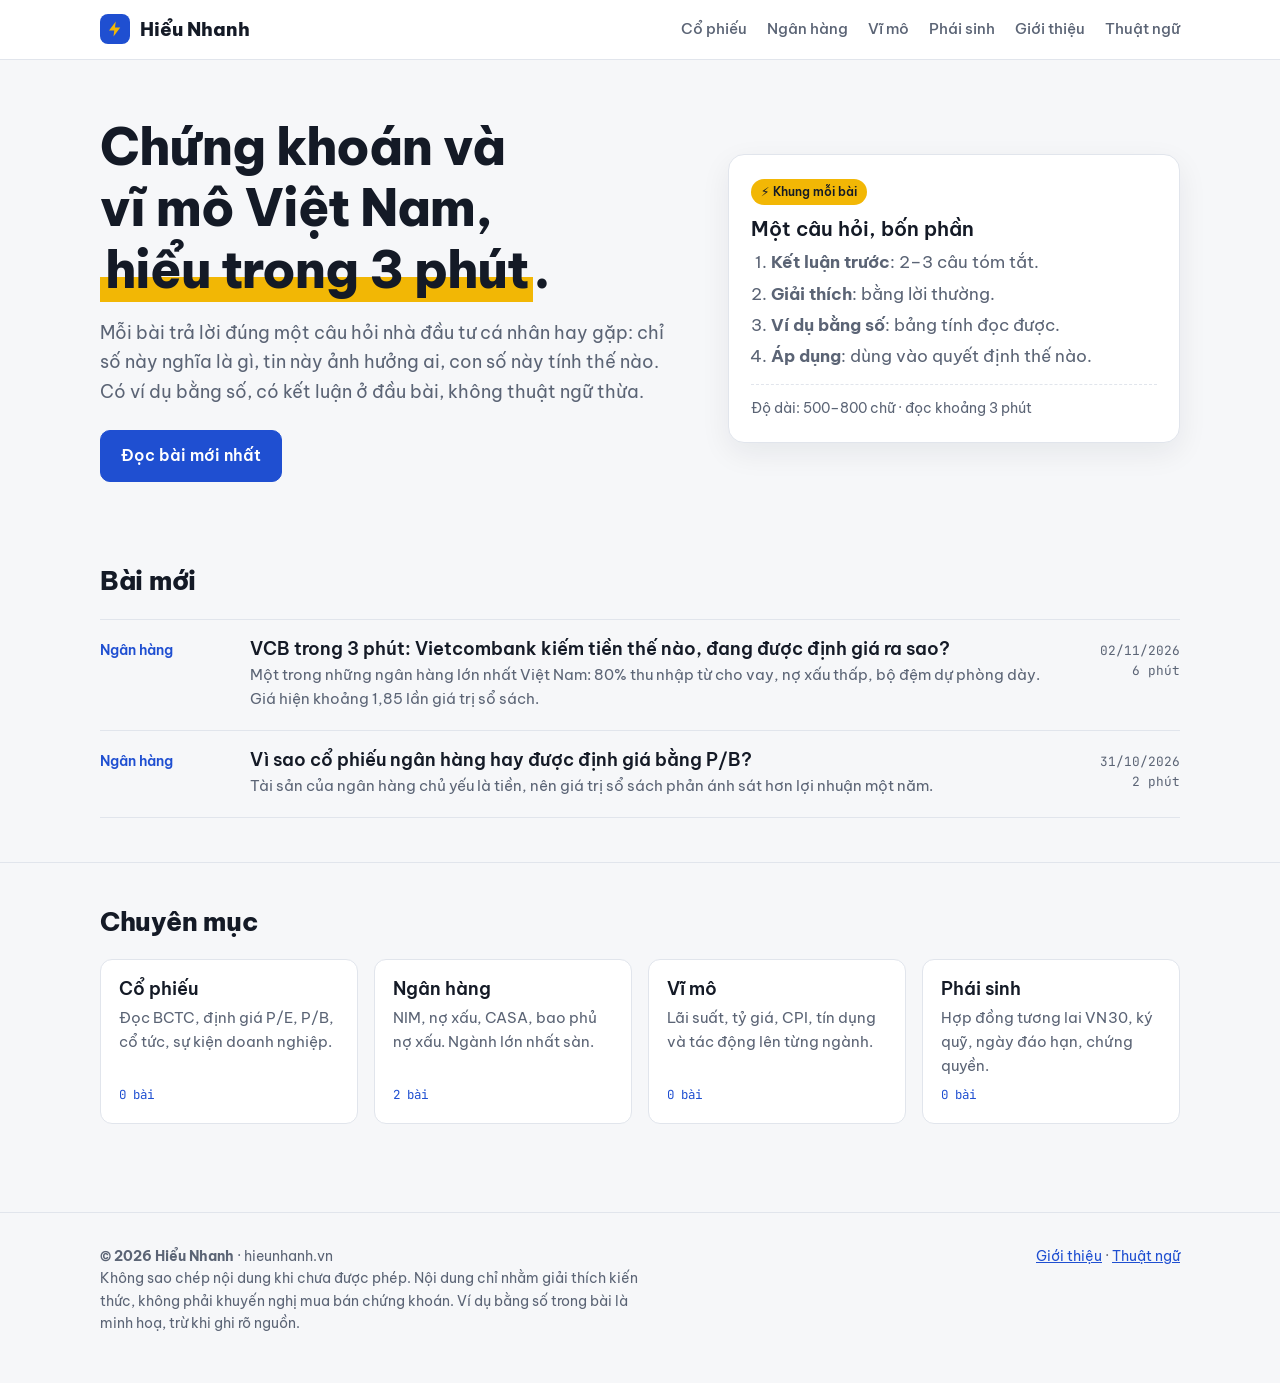
<file: index.html>
<!DOCTYPE html>
<html lang="vi">
<head>
<meta charset="utf-8">
<meta name="viewport" content="width=device-width, initial-scale=1">
<title>Hiểu Nhanh</title>
<meta name="description" content="Chứng khoán, ngân hàng và vĩ mô Việt Nam, giải thích gọn trong 3 phút đọc.">
<link rel="canonical" href="https://hieunhanh.vn/">
<meta property="og:site_name" content="Hiểu Nhanh">
<meta property="og:title" content="Hiểu Nhanh">
<meta property="og:description" content="Chứng khoán, ngân hàng và vĩ mô Việt Nam, giải thích gọn trong 3 phút đọc.">
<meta property="og:url" content="https://hieunhanh.vn/">
<link rel="icon" href="/favicon.svg" type="image/svg+xml">
<link rel="preconnect" href="https://fonts.googleapis.com">
<link rel="preconnect" href="https://fonts.gstatic.com" crossorigin>
<link href="https://fonts.googleapis.com/css2?family=Be+Vietnam+Pro:wght@400;500;600;800&family=JetBrains+Mono:wght@500&display=swap" rel="stylesheet">
<link rel="stylesheet" href="/style.css">
</head>
<body>

<header class="top">
  <div class="wrap">
    <a class="logo" href="/" aria-label="Hiểu Nhanh, trang chủ">
      <span class="logo-mark" aria-hidden="true">
        <svg width="18" height="18" viewBox="0 0 24 24" fill="none"><path d="M13 2 4 14h7l-1 8 9-12h-7l1-8Z" fill="#f2b705"/></svg>
      </span>
      Hiểu Nhanh
    </a>
    <nav class="menu" aria-label="Điều hướng chính">
      
      <a href="/co-phieu/">Cổ phiếu</a>
      
      <a href="/ngan-hang/">Ngân hàng</a>
      
      <a href="/vi-mo/">Vĩ mô</a>
      
      <a href="/phai-sinh/">Phái sinh</a>
      
      
      <a href="/gioi-thieu/">Giới thiệu</a>
      
      <a href="/thuat-ngu/">Thuật ngữ</a>
      
    </nav>
  </div>
</header>

<main>

<section class="hero">
  <div class="wrap">
    <div>
      <h1>Chứng khoán và vĩ mô Việt Nam, <em>hiểu trong 3 phút</em>.</h1>
      <p class="lead">Mỗi bài trả lời đúng một câu hỏi nhà đầu tư cá nhân hay gặp: chỉ số này nghĩa là gì, tin này ảnh hưởng ai, con số này tính thế nào. Có ví dụ bằng số, có kết luận ở đầu bài, không thuật ngữ thừa.</p>
      <div class="cta"><a class="btn primary" href="/ngan-hang/vcb-vietcombank/">Đọc bài mới nhất</a></div>
    </div>
    <aside class="quick-card" aria-label="Cách một bài Hiểu Nhanh được viết">
      <span class="tag">⚡ Khung mỗi bài</span>
      <h3>Một câu hỏi, bốn phần</h3>
      <ol>
        <li><strong>Kết luận trước</strong>: 2–3 câu tóm tắt.</li>
        <li><strong>Giải thích</strong>: bằng lời thường.</li>
        <li><strong>Ví dụ bằng số</strong>: bảng tính đọc được.</li>
        <li><strong>Áp dụng</strong>: dùng vào quyết định thế nào.</li>
      </ol>
      <div class="foot">Độ dài: 500–800 chữ · đọc khoảng 3 phút</div>
    </aside>
  </div>
</section>

<section class="block" id="bai-moi">
  <div class="wrap">
    <div class="head-row"><h2>Bài mới</h2></div>
    
<div class="posts">
  
  <article class="post">
    <span class="cat-name">Ngân hàng</span>
    <div>
      <h3><a href="/ngan-hang/vcb-vietcombank/">VCB trong 3 phút: Vietcombank kiếm tiền thế nào, đang được định giá ra sao?</a></h3>
      <p>Một trong những ngân hàng lớn nhất Việt Nam: 80% thu nhập từ cho vay, nợ xấu thấp, bộ đệm dự phòng dày. Giá hiện khoảng 1,85 lần giá trị sổ sách.</p>
    </div>
    <span class="time">02/11/2026<br>6 phút</span>
  </article>
  
  <article class="post">
    <span class="cat-name">Ngân hàng</span>
    <div>
      <h3><a href="/ngan-hang/vi-sao-ngan-hang-dinh-gia-bang-pb/">Vì sao cổ phiếu ngân hàng hay được định giá bằng P/B?</a></h3>
      <p>Tài sản của ngân hàng chủ yếu là tiền, nên giá trị sổ sách phản ánh sát hơn lợi nhuận một năm.</p>
    </div>
    <span class="time">31/10/2026<br>2 phút</span>
  </article>
  
</div>
  </div>
</section>

<section class="block" id="chuyen-muc">
  <div class="wrap">
    <div class="head-row"><h2>Chuyên mục</h2></div>
    <div class="cats">
      
      <a class="cat" href="/co-phieu/">
        <h3>Cổ phiếu</h3><p>Đọc BCTC, định giá P/E, P/B, cổ tức, sự kiện doanh nghiệp.</p>
        <span class="code">0 bài</span>
      </a>
      
      <a class="cat" href="/ngan-hang/">
        <h3>Ngân hàng</h3><p>NIM, nợ xấu, CASA, bao phủ nợ xấu. Ngành lớn nhất sàn.</p>
        <span class="code">2 bài</span>
      </a>
      
      <a class="cat" href="/vi-mo/">
        <h3>Vĩ mô</h3><p>Lãi suất, tỷ giá, CPI, tín dụng và tác động lên từng ngành.</p>
        <span class="code">0 bài</span>
      </a>
      
      <a class="cat" href="/phai-sinh/">
        <h3>Phái sinh</h3><p>Hợp đồng tương lai VN30, ký quỹ, ngày đáo hạn, chứng quyền.</p>
        <span class="code">0 bài</span>
      </a>
      
    </div>
  </div>
</section>

</main>

<footer>
  <div class="wrap">
    <p><strong>© 2026 Hiểu Nhanh</strong> · hieunhanh.vn<br>
      Không sao chép nội dung khi chưa được phép. Nội dung chỉ nhằm giải thích kiến thức, không phải khuyến nghị mua bán chứng khoán. Ví dụ bằng số trong bài là minh hoạ, trừ khi ghi rõ nguồn.</p>
    <p><a href="/gioi-thieu/">Giới thiệu</a> · <a href="/thuat-ngu/">Thuật ngữ</a></p>
  </div>
</footer>
</body>
</html>
</file>
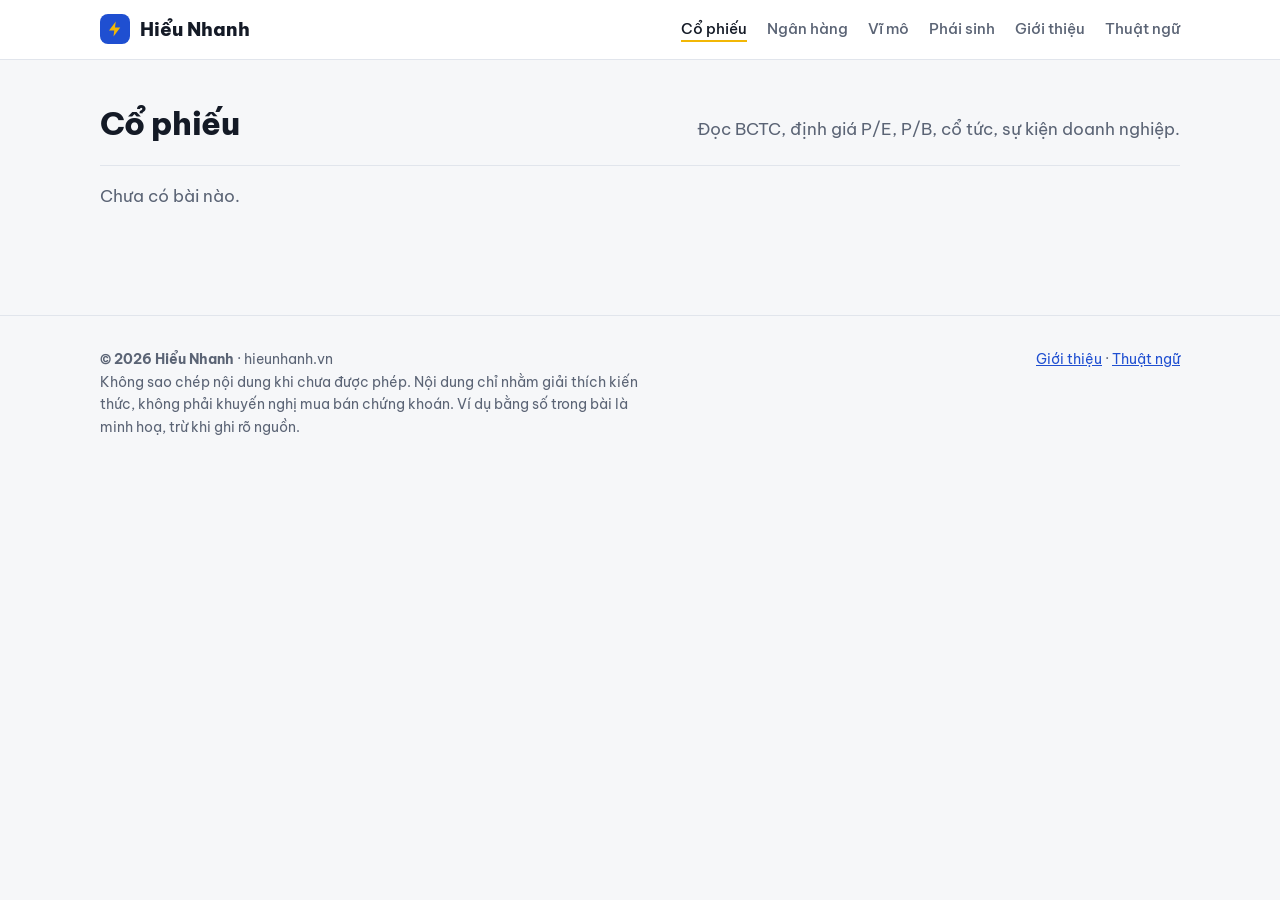
<file: co-phieu/index.html>
<!DOCTYPE html>
<html lang="vi">
<head>
<meta charset="utf-8">
<meta name="viewport" content="width=device-width, initial-scale=1">
<title>Cổ phiếu · Hiểu Nhanh</title>
<meta name="description" content="Đọc BCTC, định giá P/E, P/B, cổ tức, sự kiện doanh nghiệp.">
<link rel="canonical" href="https://hieunhanh.vn/co-phieu/">
<meta property="og:site_name" content="Hiểu Nhanh">
<meta property="og:title" content="Cổ phiếu · Hiểu Nhanh">
<meta property="og:description" content="Đọc BCTC, định giá P/E, P/B, cổ tức, sự kiện doanh nghiệp.">
<meta property="og:url" content="https://hieunhanh.vn/co-phieu/">
<link rel="icon" href="/favicon.svg" type="image/svg+xml">
<link rel="preconnect" href="https://fonts.googleapis.com">
<link rel="preconnect" href="https://fonts.gstatic.com" crossorigin>
<link href="https://fonts.googleapis.com/css2?family=Be+Vietnam+Pro:wght@400;500;600;800&family=JetBrains+Mono:wght@500&display=swap" rel="stylesheet">
<link rel="stylesheet" href="/style.css">
</head>
<body>

<header class="top">
  <div class="wrap">
    <a class="logo" href="/" aria-label="Hiểu Nhanh, trang chủ">
      <span class="logo-mark" aria-hidden="true">
        <svg width="18" height="18" viewBox="0 0 24 24" fill="none"><path d="M13 2 4 14h7l-1 8 9-12h-7l1-8Z" fill="#f2b705"/></svg>
      </span>
      Hiểu Nhanh
    </a>
    <nav class="menu" aria-label="Điều hướng chính">
      
      <a href="/co-phieu/" aria-current="page">Cổ phiếu</a>
      
      <a href="/ngan-hang/">Ngân hàng</a>
      
      <a href="/vi-mo/">Vĩ mô</a>
      
      <a href="/phai-sinh/">Phái sinh</a>
      
      
      <a href="/gioi-thieu/">Giới thiệu</a>
      
      <a href="/thuat-ngu/">Thuật ngữ</a>
      
    </nav>
  </div>
</header>

<main>

<section class="block">
  <div class="wrap">
    <div class="head-row">
      <h1 class="h-trang">Cổ phiếu</h1>
      <p>Đọc BCTC, định giá P/E, P/B, cổ tức, sự kiện doanh nghiệp.</p>
    </div>
    
<div class="posts">
  
  <p class="trong">Chưa có bài nào.</p>
  
</div>
  </div>
</section>

</main>

<footer>
  <div class="wrap">
    <p><strong>© 2026 Hiểu Nhanh</strong> · hieunhanh.vn<br>
      Không sao chép nội dung khi chưa được phép. Nội dung chỉ nhằm giải thích kiến thức, không phải khuyến nghị mua bán chứng khoán. Ví dụ bằng số trong bài là minh hoạ, trừ khi ghi rõ nguồn.</p>
    <p><a href="/gioi-thieu/">Giới thiệu</a> · <a href="/thuat-ngu/">Thuật ngữ</a></p>
  </div>
</footer>
</body>
</html>
</file>
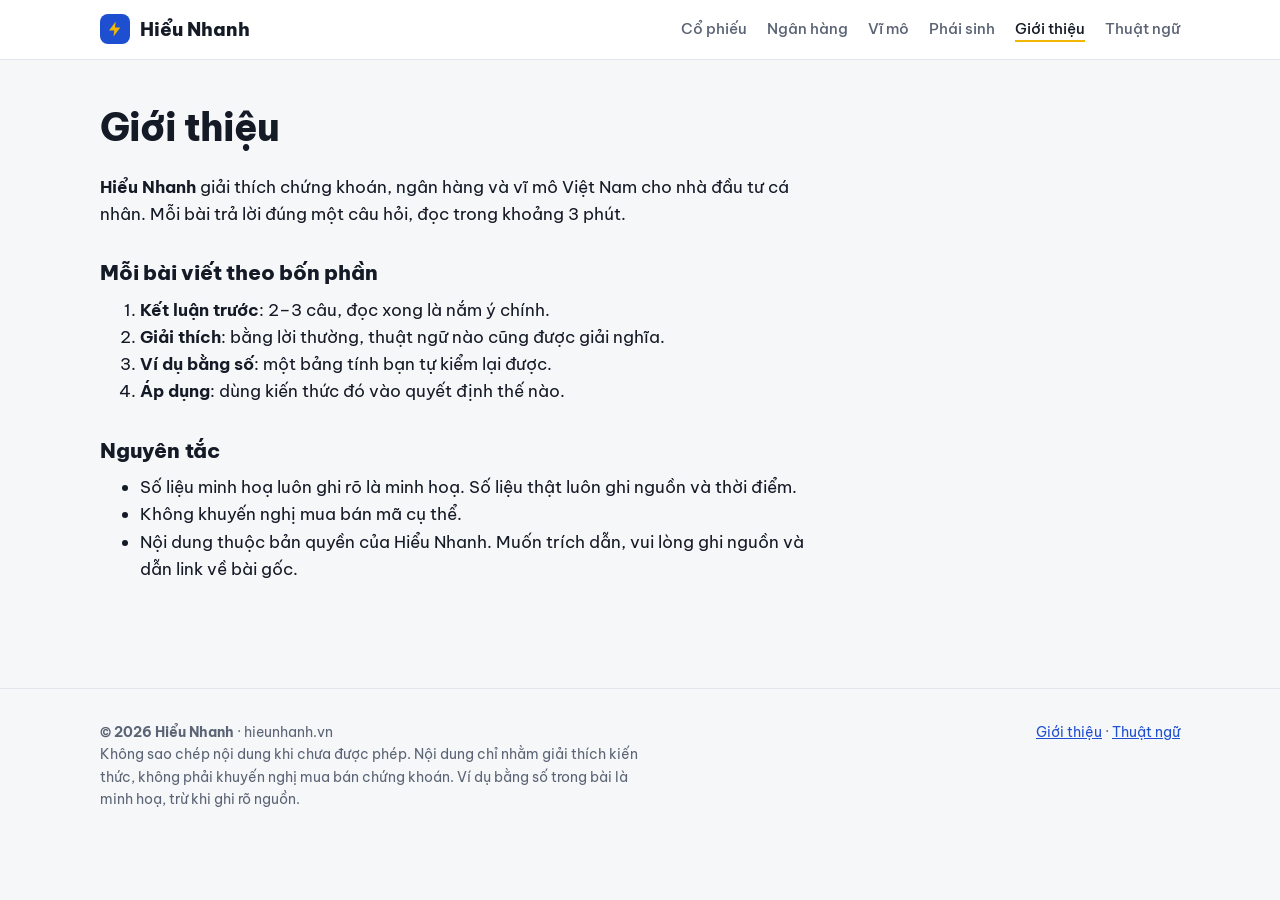
<file: gioi-thieu/index.html>
<!DOCTYPE html>
<html lang="vi">
<head>
<meta charset="utf-8">
<meta name="viewport" content="width=device-width, initial-scale=1">
<title>Giới thiệu · Hiểu Nhanh</title>
<meta name="description" content="Chứng khoán, ngân hàng và vĩ mô Việt Nam, giải thích gọn trong 3 phút đọc.">
<link rel="canonical" href="https://hieunhanh.vn/gioi-thieu/">
<meta property="og:site_name" content="Hiểu Nhanh">
<meta property="og:title" content="Giới thiệu · Hiểu Nhanh">
<meta property="og:description" content="Chứng khoán, ngân hàng và vĩ mô Việt Nam, giải thích gọn trong 3 phút đọc.">
<meta property="og:url" content="https://hieunhanh.vn/gioi-thieu/">
<link rel="icon" href="/favicon.svg" type="image/svg+xml">
<link rel="preconnect" href="https://fonts.googleapis.com">
<link rel="preconnect" href="https://fonts.gstatic.com" crossorigin>
<link href="https://fonts.googleapis.com/css2?family=Be+Vietnam+Pro:wght@400;500;600;800&family=JetBrains+Mono:wght@500&display=swap" rel="stylesheet">
<link rel="stylesheet" href="/style.css">
</head>
<body>

<header class="top">
  <div class="wrap">
    <a class="logo" href="/" aria-label="Hiểu Nhanh, trang chủ">
      <span class="logo-mark" aria-hidden="true">
        <svg width="18" height="18" viewBox="0 0 24 24" fill="none"><path d="M13 2 4 14h7l-1 8 9-12h-7l1-8Z" fill="#f2b705"/></svg>
      </span>
      Hiểu Nhanh
    </a>
    <nav class="menu" aria-label="Điều hướng chính">
      
      <a href="/co-phieu/">Cổ phiếu</a>
      
      <a href="/ngan-hang/">Ngân hàng</a>
      
      <a href="/vi-mo/">Vĩ mô</a>
      
      <a href="/phai-sinh/">Phái sinh</a>
      
      
      <a href="/gioi-thieu/" aria-current="page">Giới thiệu</a>
      
      <a href="/thuat-ngu/">Thuật ngữ</a>
      
    </nav>
  </div>
</header>

<main>

<section class="block">
  <div class="wrap">
    <h1 class="h-bai">Giới thiệu</h1>
    <div class="body body-trang"><p><strong>Hiểu Nhanh</strong> giải thích chứng khoán, ngân hàng và vĩ mô Việt Nam cho nhà đầu tư cá nhân. Mỗi bài trả lời đúng một câu hỏi, đọc trong khoảng 3 phút.</p>
<h2>Mỗi bài viết theo bốn phần</h2>
<ol>
<li><strong>Kết luận trước</strong>: 2–3 câu, đọc xong là nắm ý chính.</li>
<li><strong>Giải thích</strong>: bằng lời thường, thuật ngữ nào cũng được giải nghĩa.</li>
<li><strong>Ví dụ bằng số</strong>: một bảng tính bạn tự kiểm lại được.</li>
<li><strong>Áp dụng</strong>: dùng kiến thức đó vào quyết định thế nào.</li>
</ol>
<h2>Nguyên tắc</h2>
<ul>
<li>Số liệu minh hoạ luôn ghi rõ là minh hoạ. Số liệu thật luôn ghi nguồn và thời điểm.</li>
<li>Không khuyến nghị mua bán mã cụ thể.</li>
<li>Nội dung thuộc bản quyền của Hiểu Nhanh. Muốn trích dẫn, vui lòng ghi nguồn và dẫn link về bài gốc.</li>
</ul></div>
  </div>
</section>

</main>

<footer>
  <div class="wrap">
    <p><strong>© 2026 Hiểu Nhanh</strong> · hieunhanh.vn<br>
      Không sao chép nội dung khi chưa được phép. Nội dung chỉ nhằm giải thích kiến thức, không phải khuyến nghị mua bán chứng khoán. Ví dụ bằng số trong bài là minh hoạ, trừ khi ghi rõ nguồn.</p>
    <p><a href="/gioi-thieu/">Giới thiệu</a> · <a href="/thuat-ngu/">Thuật ngữ</a></p>
  </div>
</footer>
</body>
</html>
</file>
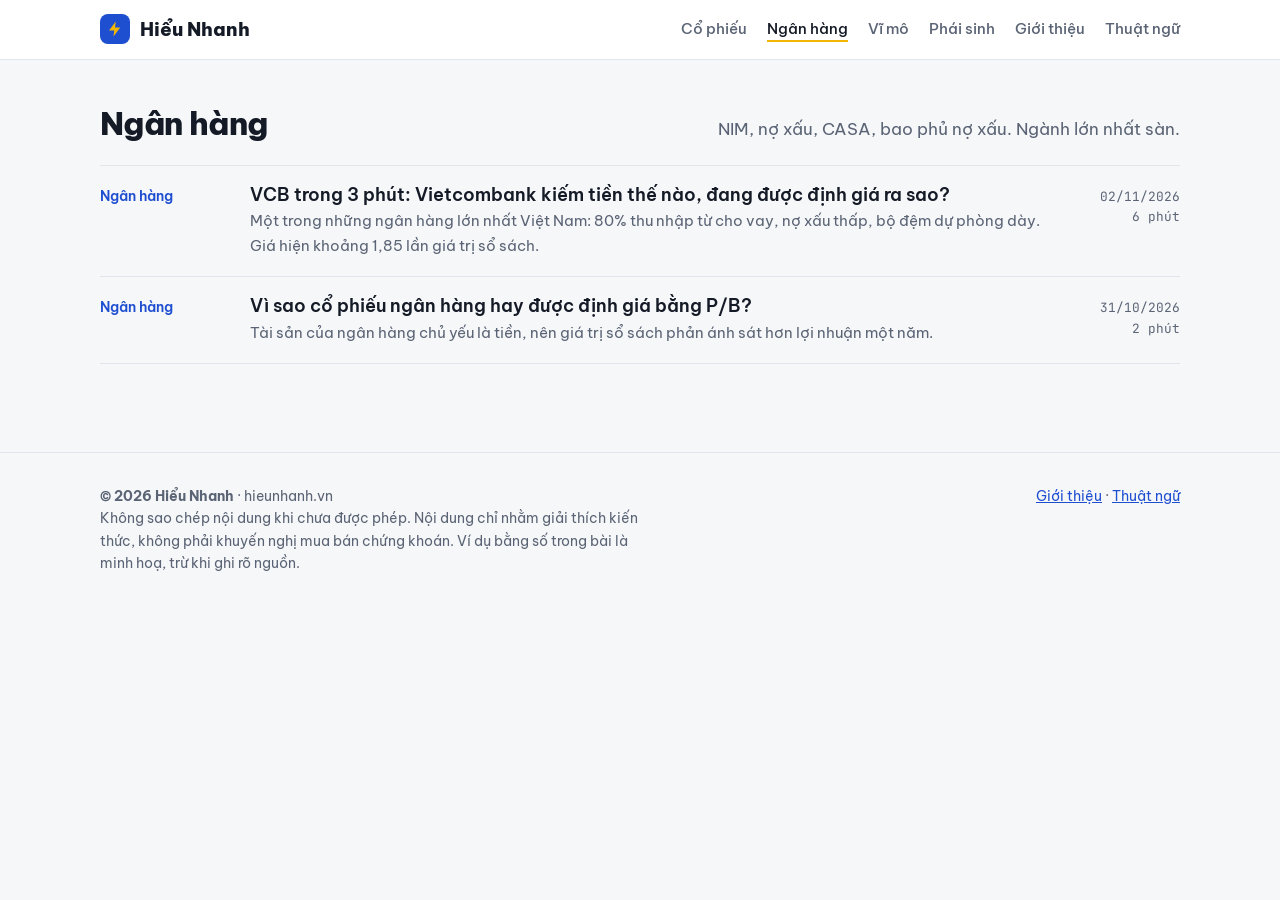
<file: ngan-hang/index.html>
<!DOCTYPE html>
<html lang="vi">
<head>
<meta charset="utf-8">
<meta name="viewport" content="width=device-width, initial-scale=1">
<title>Ngân hàng · Hiểu Nhanh</title>
<meta name="description" content="NIM, nợ xấu, CASA, bao phủ nợ xấu. Ngành lớn nhất sàn.">
<link rel="canonical" href="https://hieunhanh.vn/ngan-hang/">
<meta property="og:site_name" content="Hiểu Nhanh">
<meta property="og:title" content="Ngân hàng · Hiểu Nhanh">
<meta property="og:description" content="NIM, nợ xấu, CASA, bao phủ nợ xấu. Ngành lớn nhất sàn.">
<meta property="og:url" content="https://hieunhanh.vn/ngan-hang/">
<link rel="icon" href="/favicon.svg" type="image/svg+xml">
<link rel="preconnect" href="https://fonts.googleapis.com">
<link rel="preconnect" href="https://fonts.gstatic.com" crossorigin>
<link href="https://fonts.googleapis.com/css2?family=Be+Vietnam+Pro:wght@400;500;600;800&family=JetBrains+Mono:wght@500&display=swap" rel="stylesheet">
<link rel="stylesheet" href="/style.css">
</head>
<body>

<header class="top">
  <div class="wrap">
    <a class="logo" href="/" aria-label="Hiểu Nhanh, trang chủ">
      <span class="logo-mark" aria-hidden="true">
        <svg width="18" height="18" viewBox="0 0 24 24" fill="none"><path d="M13 2 4 14h7l-1 8 9-12h-7l1-8Z" fill="#f2b705"/></svg>
      </span>
      Hiểu Nhanh
    </a>
    <nav class="menu" aria-label="Điều hướng chính">
      
      <a href="/co-phieu/">Cổ phiếu</a>
      
      <a href="/ngan-hang/" aria-current="page">Ngân hàng</a>
      
      <a href="/vi-mo/">Vĩ mô</a>
      
      <a href="/phai-sinh/">Phái sinh</a>
      
      
      <a href="/gioi-thieu/">Giới thiệu</a>
      
      <a href="/thuat-ngu/">Thuật ngữ</a>
      
    </nav>
  </div>
</header>

<main>

<section class="block">
  <div class="wrap">
    <div class="head-row">
      <h1 class="h-trang">Ngân hàng</h1>
      <p>NIM, nợ xấu, CASA, bao phủ nợ xấu. Ngành lớn nhất sàn.</p>
    </div>
    
<div class="posts">
  
  <article class="post">
    <span class="cat-name">Ngân hàng</span>
    <div>
      <h3><a href="/ngan-hang/vcb-vietcombank/">VCB trong 3 phút: Vietcombank kiếm tiền thế nào, đang được định giá ra sao?</a></h3>
      <p>Một trong những ngân hàng lớn nhất Việt Nam: 80% thu nhập từ cho vay, nợ xấu thấp, bộ đệm dự phòng dày. Giá hiện khoảng 1,85 lần giá trị sổ sách.</p>
    </div>
    <span class="time">02/11/2026<br>6 phút</span>
  </article>
  
  <article class="post">
    <span class="cat-name">Ngân hàng</span>
    <div>
      <h3><a href="/ngan-hang/vi-sao-ngan-hang-dinh-gia-bang-pb/">Vì sao cổ phiếu ngân hàng hay được định giá bằng P/B?</a></h3>
      <p>Tài sản của ngân hàng chủ yếu là tiền, nên giá trị sổ sách phản ánh sát hơn lợi nhuận một năm.</p>
    </div>
    <span class="time">31/10/2026<br>2 phút</span>
  </article>
  
</div>
  </div>
</section>

</main>

<footer>
  <div class="wrap">
    <p><strong>© 2026 Hiểu Nhanh</strong> · hieunhanh.vn<br>
      Không sao chép nội dung khi chưa được phép. Nội dung chỉ nhằm giải thích kiến thức, không phải khuyến nghị mua bán chứng khoán. Ví dụ bằng số trong bài là minh hoạ, trừ khi ghi rõ nguồn.</p>
    <p><a href="/gioi-thieu/">Giới thiệu</a> · <a href="/thuat-ngu/">Thuật ngữ</a></p>
  </div>
</footer>
</body>
</html>
</file>
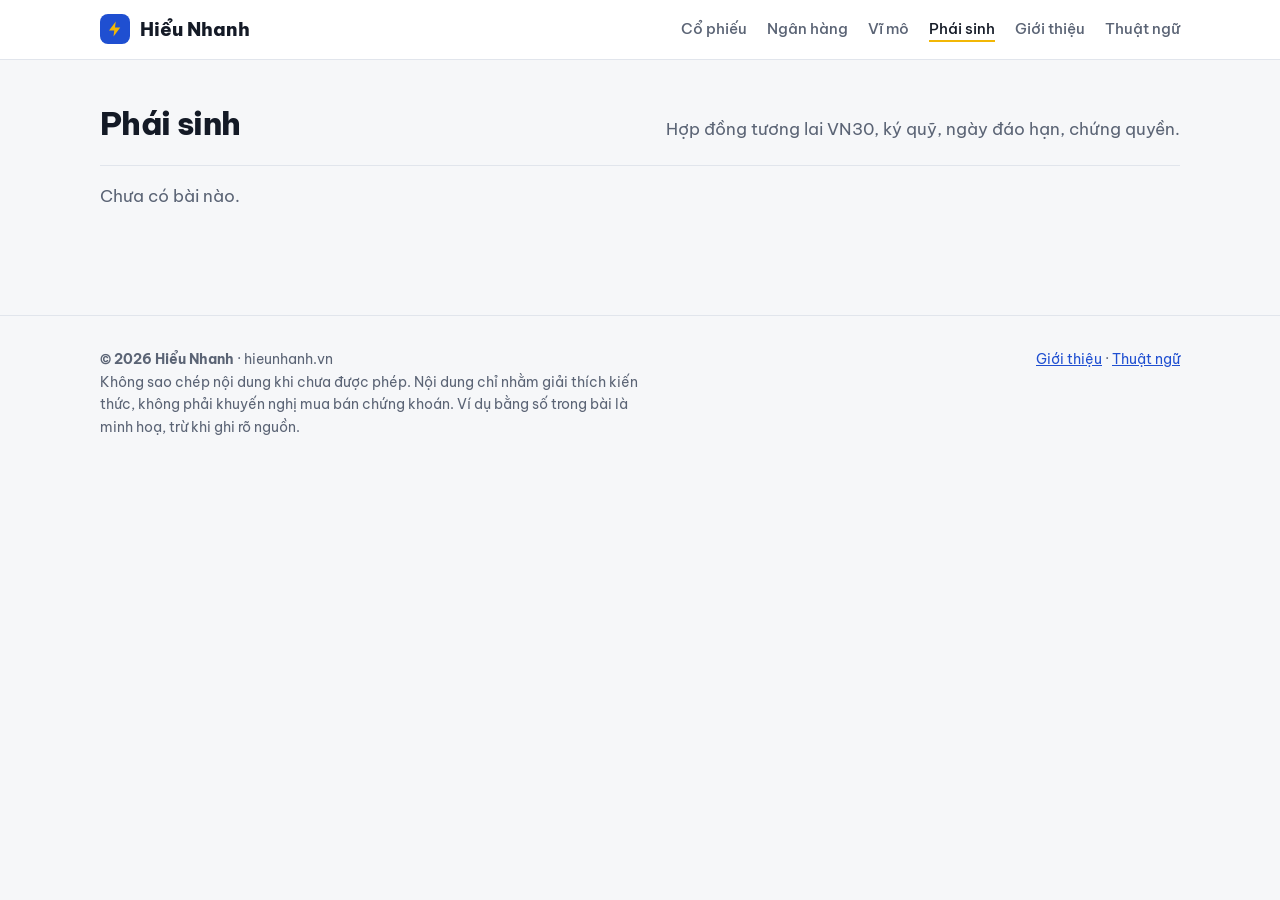
<file: phai-sinh/index.html>
<!DOCTYPE html>
<html lang="vi">
<head>
<meta charset="utf-8">
<meta name="viewport" content="width=device-width, initial-scale=1">
<title>Phái sinh · Hiểu Nhanh</title>
<meta name="description" content="Hợp đồng tương lai VN30, ký quỹ, ngày đáo hạn, chứng quyền.">
<link rel="canonical" href="https://hieunhanh.vn/phai-sinh/">
<meta property="og:site_name" content="Hiểu Nhanh">
<meta property="og:title" content="Phái sinh · Hiểu Nhanh">
<meta property="og:description" content="Hợp đồng tương lai VN30, ký quỹ, ngày đáo hạn, chứng quyền.">
<meta property="og:url" content="https://hieunhanh.vn/phai-sinh/">
<link rel="icon" href="/favicon.svg" type="image/svg+xml">
<link rel="preconnect" href="https://fonts.googleapis.com">
<link rel="preconnect" href="https://fonts.gstatic.com" crossorigin>
<link href="https://fonts.googleapis.com/css2?family=Be+Vietnam+Pro:wght@400;500;600;800&family=JetBrains+Mono:wght@500&display=swap" rel="stylesheet">
<link rel="stylesheet" href="/style.css">
</head>
<body>

<header class="top">
  <div class="wrap">
    <a class="logo" href="/" aria-label="Hiểu Nhanh, trang chủ">
      <span class="logo-mark" aria-hidden="true">
        <svg width="18" height="18" viewBox="0 0 24 24" fill="none"><path d="M13 2 4 14h7l-1 8 9-12h-7l1-8Z" fill="#f2b705"/></svg>
      </span>
      Hiểu Nhanh
    </a>
    <nav class="menu" aria-label="Điều hướng chính">
      
      <a href="/co-phieu/">Cổ phiếu</a>
      
      <a href="/ngan-hang/">Ngân hàng</a>
      
      <a href="/vi-mo/">Vĩ mô</a>
      
      <a href="/phai-sinh/" aria-current="page">Phái sinh</a>
      
      
      <a href="/gioi-thieu/">Giới thiệu</a>
      
      <a href="/thuat-ngu/">Thuật ngữ</a>
      
    </nav>
  </div>
</header>

<main>

<section class="block">
  <div class="wrap">
    <div class="head-row">
      <h1 class="h-trang">Phái sinh</h1>
      <p>Hợp đồng tương lai VN30, ký quỹ, ngày đáo hạn, chứng quyền.</p>
    </div>
    
<div class="posts">
  
  <p class="trong">Chưa có bài nào.</p>
  
</div>
  </div>
</section>

</main>

<footer>
  <div class="wrap">
    <p><strong>© 2026 Hiểu Nhanh</strong> · hieunhanh.vn<br>
      Không sao chép nội dung khi chưa được phép. Nội dung chỉ nhằm giải thích kiến thức, không phải khuyến nghị mua bán chứng khoán. Ví dụ bằng số trong bài là minh hoạ, trừ khi ghi rõ nguồn.</p>
    <p><a href="/gioi-thieu/">Giới thiệu</a> · <a href="/thuat-ngu/">Thuật ngữ</a></p>
  </div>
</footer>
</body>
</html>
</file>
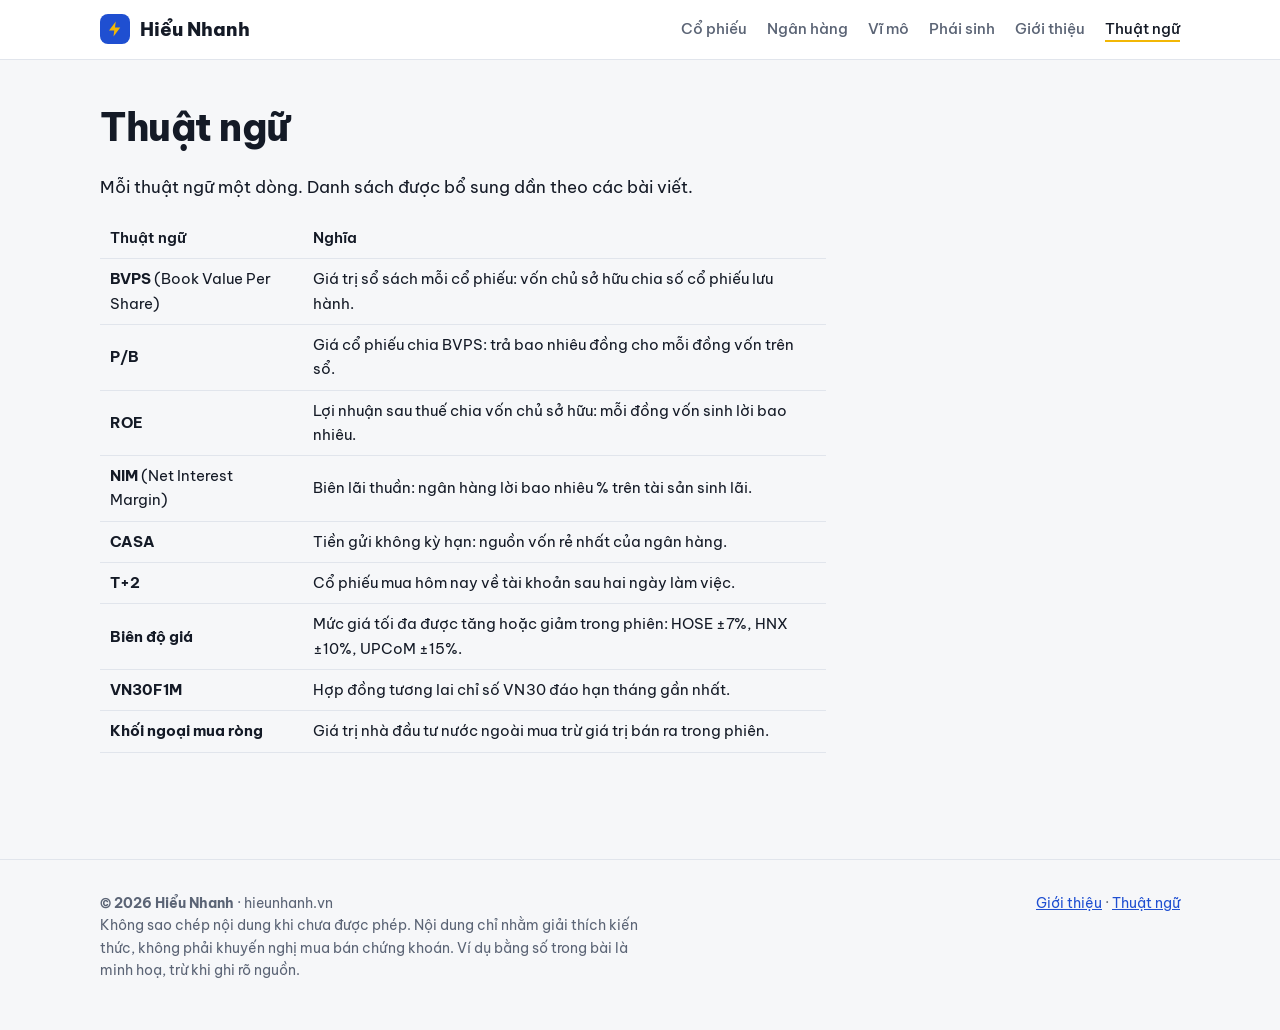
<file: thuat-ngu/index.html>
<!DOCTYPE html>
<html lang="vi">
<head>
<meta charset="utf-8">
<meta name="viewport" content="width=device-width, initial-scale=1">
<title>Thuật ngữ · Hiểu Nhanh</title>
<meta name="description" content="Chứng khoán, ngân hàng và vĩ mô Việt Nam, giải thích gọn trong 3 phút đọc.">
<link rel="canonical" href="https://hieunhanh.vn/thuat-ngu/">
<meta property="og:site_name" content="Hiểu Nhanh">
<meta property="og:title" content="Thuật ngữ · Hiểu Nhanh">
<meta property="og:description" content="Chứng khoán, ngân hàng và vĩ mô Việt Nam, giải thích gọn trong 3 phút đọc.">
<meta property="og:url" content="https://hieunhanh.vn/thuat-ngu/">
<link rel="icon" href="/favicon.svg" type="image/svg+xml">
<link rel="preconnect" href="https://fonts.googleapis.com">
<link rel="preconnect" href="https://fonts.gstatic.com" crossorigin>
<link href="https://fonts.googleapis.com/css2?family=Be+Vietnam+Pro:wght@400;500;600;800&family=JetBrains+Mono:wght@500&display=swap" rel="stylesheet">
<link rel="stylesheet" href="/style.css">
</head>
<body>

<header class="top">
  <div class="wrap">
    <a class="logo" href="/" aria-label="Hiểu Nhanh, trang chủ">
      <span class="logo-mark" aria-hidden="true">
        <svg width="18" height="18" viewBox="0 0 24 24" fill="none"><path d="M13 2 4 14h7l-1 8 9-12h-7l1-8Z" fill="#f2b705"/></svg>
      </span>
      Hiểu Nhanh
    </a>
    <nav class="menu" aria-label="Điều hướng chính">
      
      <a href="/co-phieu/">Cổ phiếu</a>
      
      <a href="/ngan-hang/">Ngân hàng</a>
      
      <a href="/vi-mo/">Vĩ mô</a>
      
      <a href="/phai-sinh/">Phái sinh</a>
      
      
      <a href="/gioi-thieu/">Giới thiệu</a>
      
      <a href="/thuat-ngu/" aria-current="page">Thuật ngữ</a>
      
    </nav>
  </div>
</header>

<main>

<section class="block">
  <div class="wrap">
    <h1 class="h-bai">Thuật ngữ</h1>
    <div class="body body-trang"><p>Mỗi thuật ngữ một dòng. Danh sách được bổ sung dần theo các bài viết.</p>
<table>
<thead>
<tr>
<th>Thuật ngữ</th>
<th>Nghĩa</th>
</tr>
</thead>
<tbody>
<tr>
<td><strong>BVPS</strong> (Book Value Per Share)</td>
<td>Giá trị sổ sách mỗi cổ phiếu: vốn chủ sở hữu chia số cổ phiếu lưu hành.</td>
</tr>
<tr>
<td><strong>P/B</strong></td>
<td>Giá cổ phiếu chia BVPS: trả bao nhiêu đồng cho mỗi đồng vốn trên sổ.</td>
</tr>
<tr>
<td><strong>ROE</strong></td>
<td>Lợi nhuận sau thuế chia vốn chủ sở hữu: mỗi đồng vốn sinh lời bao nhiêu.</td>
</tr>
<tr>
<td><strong>NIM</strong> (Net Interest Margin)</td>
<td>Biên lãi thuần: ngân hàng lời bao nhiêu % trên tài sản sinh lãi.</td>
</tr>
<tr>
<td><strong>CASA</strong></td>
<td>Tiền gửi không kỳ hạn: nguồn vốn rẻ nhất của ngân hàng.</td>
</tr>
<tr>
<td><strong>T+2</strong></td>
<td>Cổ phiếu mua hôm nay về tài khoản sau hai ngày làm việc.</td>
</tr>
<tr>
<td><strong>Biên độ giá</strong></td>
<td>Mức giá tối đa được tăng hoặc giảm trong phiên: HOSE ±7%, HNX ±10%, UPCoM ±15%.</td>
</tr>
<tr>
<td><strong>VN30F1M</strong></td>
<td>Hợp đồng tương lai chỉ số VN30 đáo hạn tháng gần nhất.</td>
</tr>
<tr>
<td><strong>Khối ngoại mua ròng</strong></td>
<td>Giá trị nhà đầu tư nước ngoài mua trừ giá trị bán ra trong phiên.</td>
</tr>
</tbody>
</table></div>
  </div>
</section>

</main>

<footer>
  <div class="wrap">
    <p><strong>© 2026 Hiểu Nhanh</strong> · hieunhanh.vn<br>
      Không sao chép nội dung khi chưa được phép. Nội dung chỉ nhằm giải thích kiến thức, không phải khuyến nghị mua bán chứng khoán. Ví dụ bằng số trong bài là minh hoạ, trừ khi ghi rõ nguồn.</p>
    <p><a href="/gioi-thieu/">Giới thiệu</a> · <a href="/thuat-ngu/">Thuật ngữ</a></p>
  </div>
</footer>
</body>
</html>
</file>
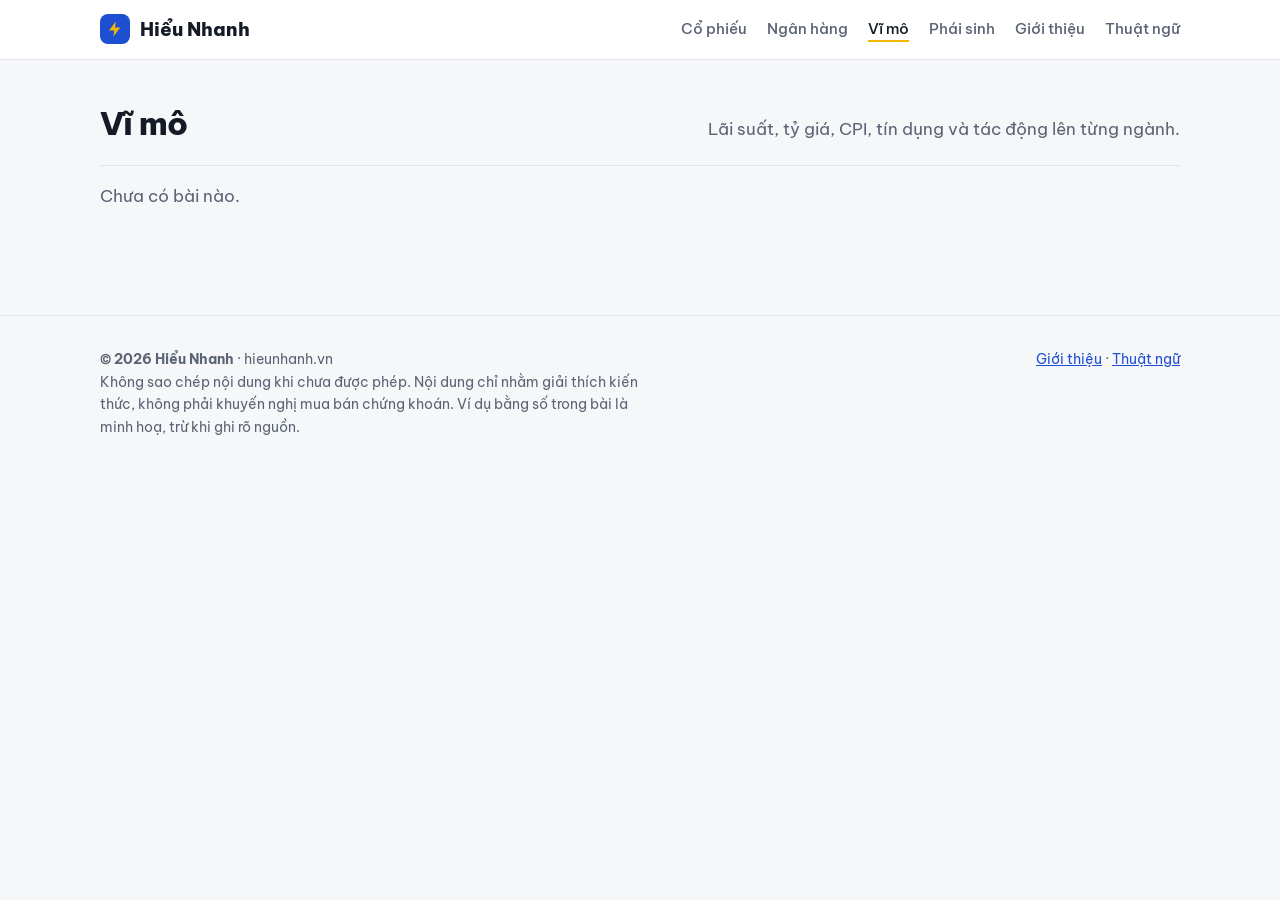
<file: vi-mo/index.html>
<!DOCTYPE html>
<html lang="vi">
<head>
<meta charset="utf-8">
<meta name="viewport" content="width=device-width, initial-scale=1">
<title>Vĩ mô · Hiểu Nhanh</title>
<meta name="description" content="Lãi suất, tỷ giá, CPI, tín dụng và tác động lên từng ngành.">
<link rel="canonical" href="https://hieunhanh.vn/vi-mo/">
<meta property="og:site_name" content="Hiểu Nhanh">
<meta property="og:title" content="Vĩ mô · Hiểu Nhanh">
<meta property="og:description" content="Lãi suất, tỷ giá, CPI, tín dụng và tác động lên từng ngành.">
<meta property="og:url" content="https://hieunhanh.vn/vi-mo/">
<link rel="icon" href="/favicon.svg" type="image/svg+xml">
<link rel="preconnect" href="https://fonts.googleapis.com">
<link rel="preconnect" href="https://fonts.gstatic.com" crossorigin>
<link href="https://fonts.googleapis.com/css2?family=Be+Vietnam+Pro:wght@400;500;600;800&family=JetBrains+Mono:wght@500&display=swap" rel="stylesheet">
<link rel="stylesheet" href="/style.css">
</head>
<body>

<header class="top">
  <div class="wrap">
    <a class="logo" href="/" aria-label="Hiểu Nhanh, trang chủ">
      <span class="logo-mark" aria-hidden="true">
        <svg width="18" height="18" viewBox="0 0 24 24" fill="none"><path d="M13 2 4 14h7l-1 8 9-12h-7l1-8Z" fill="#f2b705"/></svg>
      </span>
      Hiểu Nhanh
    </a>
    <nav class="menu" aria-label="Điều hướng chính">
      
      <a href="/co-phieu/">Cổ phiếu</a>
      
      <a href="/ngan-hang/">Ngân hàng</a>
      
      <a href="/vi-mo/" aria-current="page">Vĩ mô</a>
      
      <a href="/phai-sinh/">Phái sinh</a>
      
      
      <a href="/gioi-thieu/">Giới thiệu</a>
      
      <a href="/thuat-ngu/">Thuật ngữ</a>
      
    </nav>
  </div>
</header>

<main>

<section class="block">
  <div class="wrap">
    <div class="head-row">
      <h1 class="h-trang">Vĩ mô</h1>
      <p>Lãi suất, tỷ giá, CPI, tín dụng và tác động lên từng ngành.</p>
    </div>
    
<div class="posts">
  
  <p class="trong">Chưa có bài nào.</p>
  
</div>
  </div>
</section>

</main>

<footer>
  <div class="wrap">
    <p><strong>© 2026 Hiểu Nhanh</strong> · hieunhanh.vn<br>
      Không sao chép nội dung khi chưa được phép. Nội dung chỉ nhằm giải thích kiến thức, không phải khuyến nghị mua bán chứng khoán. Ví dụ bằng số trong bài là minh hoạ, trừ khi ghi rõ nguồn.</p>
    <p><a href="/gioi-thieu/">Giới thiệu</a> · <a href="/thuat-ngu/">Thuật ngữ</a></p>
  </div>
</footer>
</body>
</html>
</file>
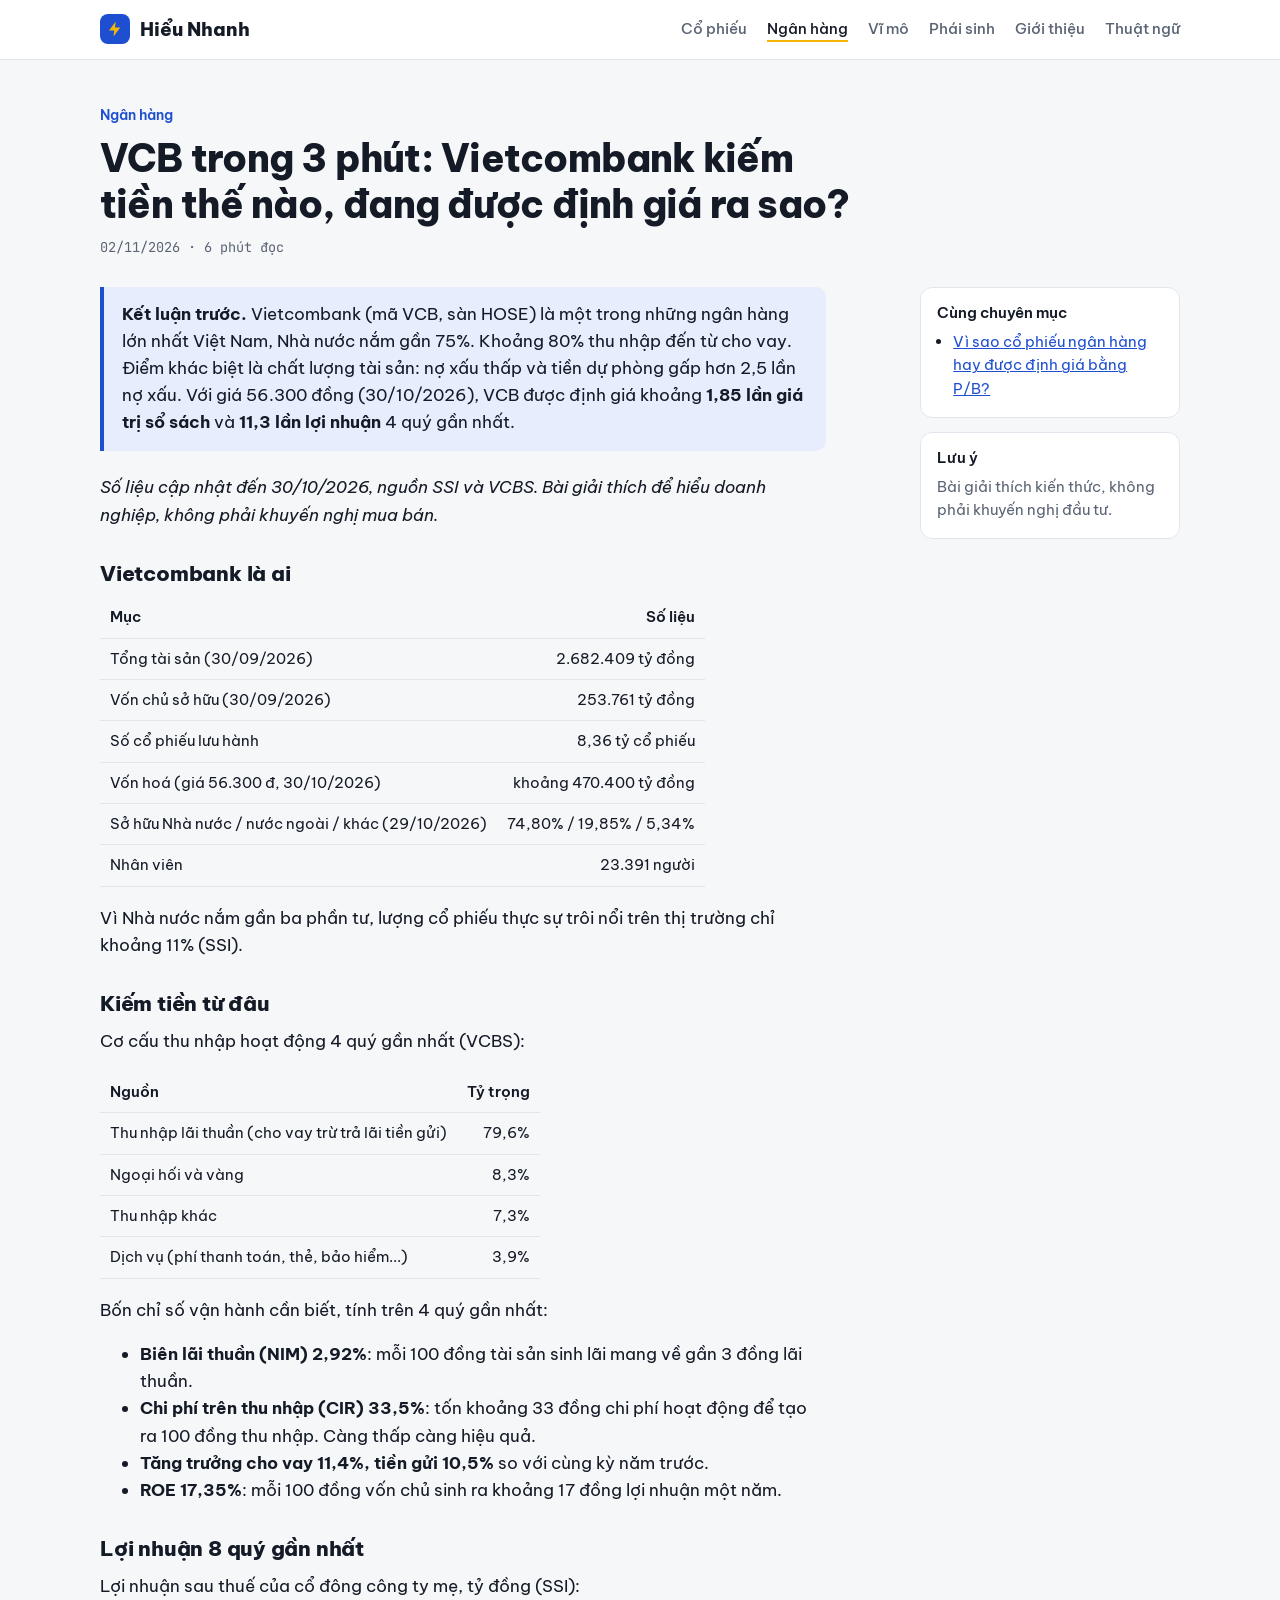
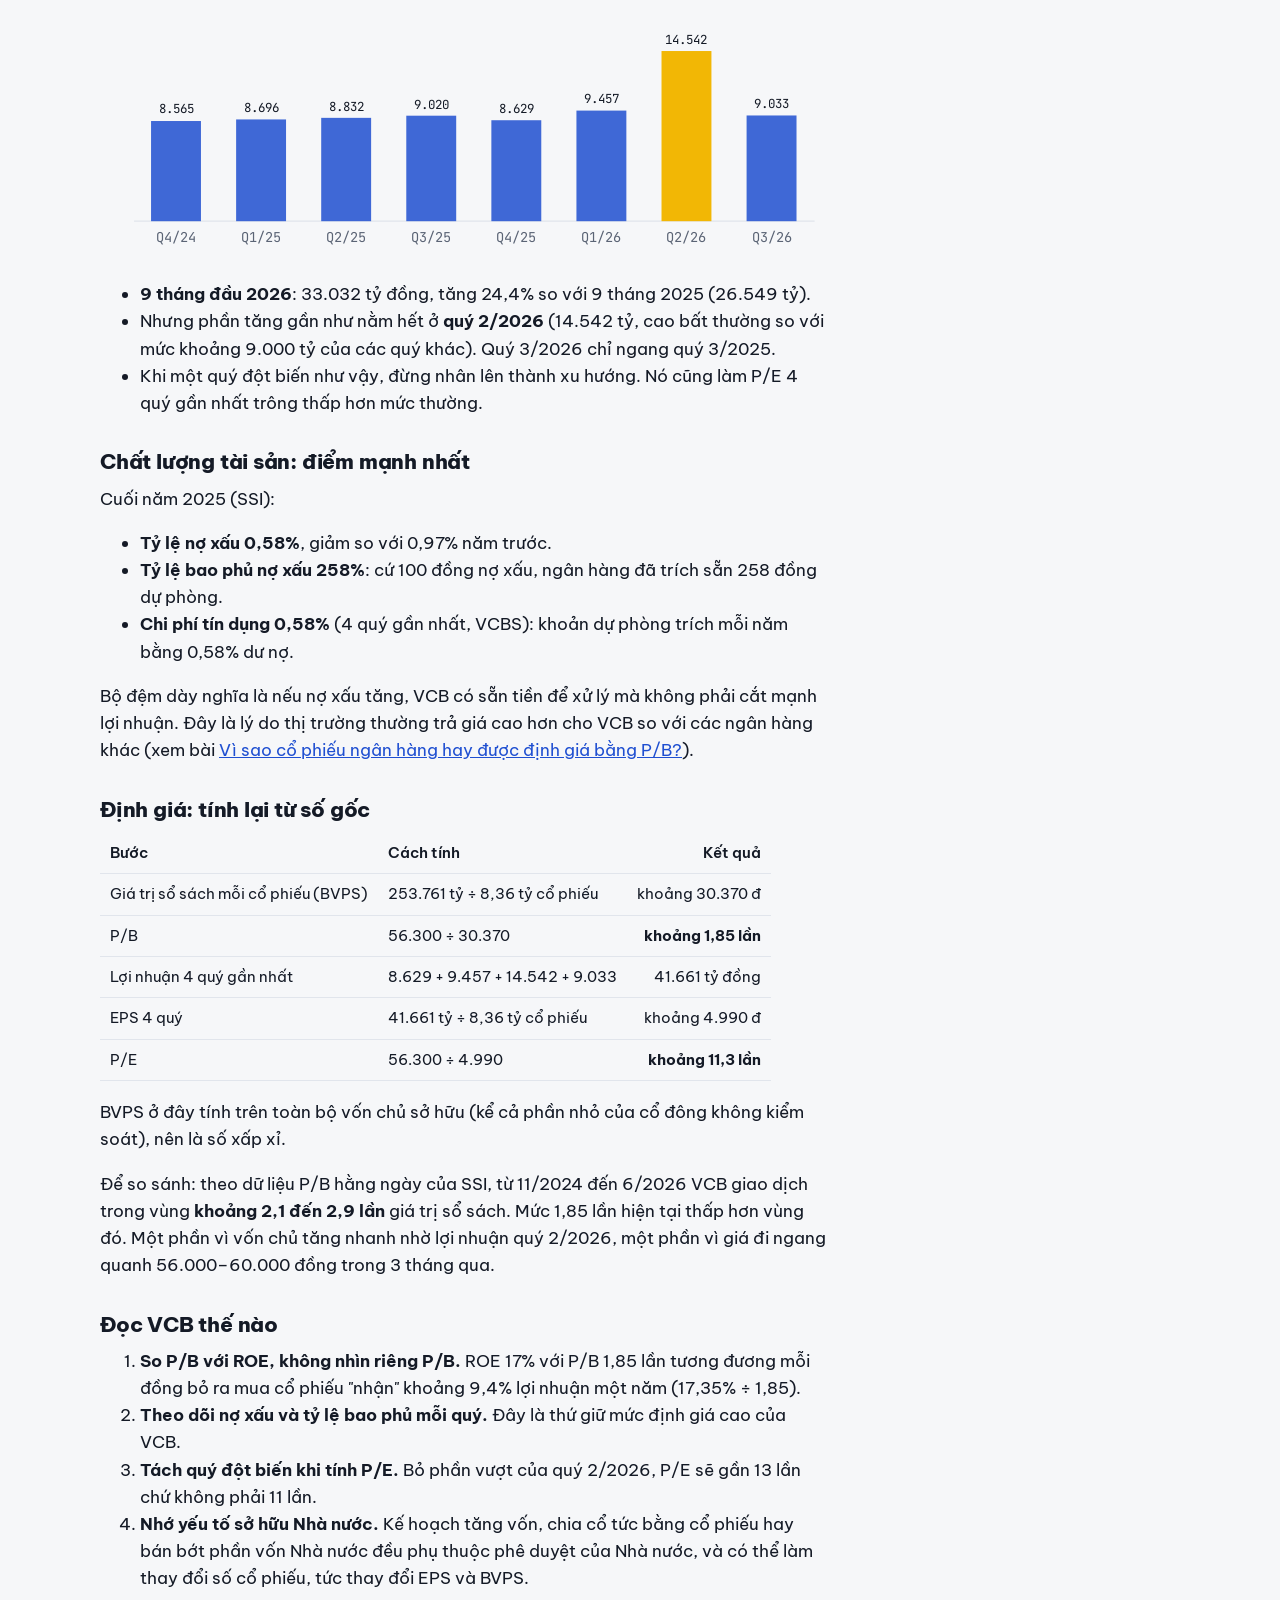
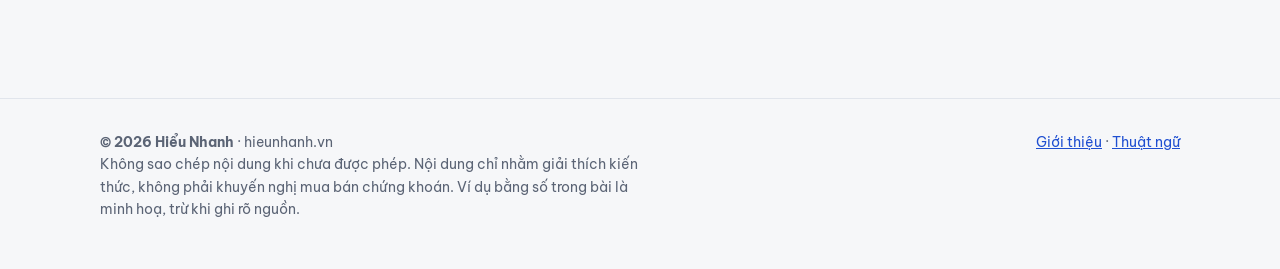
<file: ngan-hang/vcb-vietcombank/index.html>
<!DOCTYPE html>
<html lang="vi">
<head>
<meta charset="utf-8">
<meta name="viewport" content="width=device-width, initial-scale=1">
<title>VCB trong 3 phút: Vietcombank kiếm tiền thế nào, đang được định giá ra sao? · Hiểu Nhanh</title>
<meta name="description" content="Một trong những ngân hàng lớn nhất Việt Nam: 80% thu nhập từ cho vay, nợ xấu thấp, bộ đệm dự phòng dày. Giá hiện khoảng 1,85 lần giá trị sổ sách.">
<link rel="canonical" href="https://hieunhanh.vn/ngan-hang/vcb-vietcombank/">
<meta property="og:site_name" content="Hiểu Nhanh">
<meta property="og:title" content="VCB trong 3 phút: Vietcombank kiếm tiền thế nào, đang được định giá ra sao? · Hiểu Nhanh">
<meta property="og:description" content="Một trong những ngân hàng lớn nhất Việt Nam: 80% thu nhập từ cho vay, nợ xấu thấp, bộ đệm dự phòng dày. Giá hiện khoảng 1,85 lần giá trị sổ sách.">
<meta property="og:url" content="https://hieunhanh.vn/ngan-hang/vcb-vietcombank/">
<link rel="icon" href="/favicon.svg" type="image/svg+xml">
<link rel="preconnect" href="https://fonts.googleapis.com">
<link rel="preconnect" href="https://fonts.gstatic.com" crossorigin>
<link href="https://fonts.googleapis.com/css2?family=Be+Vietnam+Pro:wght@400;500;600;800&family=JetBrains+Mono:wght@500&display=swap" rel="stylesheet">
<link rel="stylesheet" href="/style.css">
</head>
<body>

<header class="top">
  <div class="wrap">
    <a class="logo" href="/" aria-label="Hiểu Nhanh, trang chủ">
      <span class="logo-mark" aria-hidden="true">
        <svg width="18" height="18" viewBox="0 0 24 24" fill="none"><path d="M13 2 4 14h7l-1 8 9-12h-7l1-8Z" fill="#f2b705"/></svg>
      </span>
      Hiểu Nhanh
    </a>
    <nav class="menu" aria-label="Điều hướng chính">
      
      <a href="/co-phieu/">Cổ phiếu</a>
      
      <a href="/ngan-hang/" aria-current="page">Ngân hàng</a>
      
      <a href="/vi-mo/">Vĩ mô</a>
      
      <a href="/phai-sinh/">Phái sinh</a>
      
      
      <a href="/gioi-thieu/">Giới thiệu</a>
      
      <a href="/thuat-ngu/">Thuật ngữ</a>
      
    </nav>
  </div>
</header>

<main>

<article class="block">
  <div class="wrap">
    <p class="duong-dan"><a href="/ngan-hang/">Ngân hàng</a></p>
    <h1 class="h-bai">VCB trong 3 phút: Vietcombank kiếm tiền thế nào, đang được định giá ra sao?</h1>
    <p class="meta mono">02/11/2026 · 6 phút đọc</p>
    <div class="article">
      <div class="body"><blockquote>
<p><strong>Kết luận trước.</strong> Vietcombank (mã VCB, sàn HOSE) là một trong những ngân hàng lớn nhất Việt Nam, Nhà nước nắm gần 75%. Khoảng 80% thu nhập đến từ cho vay. Điểm khác biệt là chất lượng tài sản: nợ xấu thấp và tiền dự phòng gấp hơn 2,5 lần nợ xấu. Với giá 56.300 đồng (30/10/2026), VCB được định giá khoảng <strong>1,85 lần giá trị sổ sách</strong> và <strong>11,3 lần lợi nhuận</strong> 4 quý gần nhất.</p>
</blockquote>
<p><em>Số liệu cập nhật đến 30/10/2026, nguồn SSI và VCBS. Bài giải thích để hiểu doanh nghiệp, không phải khuyến nghị mua bán.</em></p>
<h2>Vietcombank là ai</h2>
<table>
<thead>
<tr>
<th>Mục</th>
<th style="text-align: right;">Số liệu</th>
</tr>
</thead>
<tbody>
<tr>
<td>Tổng tài sản (30/09/2026)</td>
<td style="text-align: right;">2.682.409 tỷ đồng</td>
</tr>
<tr>
<td>Vốn chủ sở hữu (30/09/2026)</td>
<td style="text-align: right;">253.761 tỷ đồng</td>
</tr>
<tr>
<td>Số cổ phiếu lưu hành</td>
<td style="text-align: right;">8,36 tỷ cổ phiếu</td>
</tr>
<tr>
<td>Vốn hoá (giá 56.300 đ, 30/10/2026)</td>
<td style="text-align: right;">khoảng 470.400 tỷ đồng</td>
</tr>
<tr>
<td>Sở hữu Nhà nước / nước ngoài / khác (29/10/2026)</td>
<td style="text-align: right;">74,80% / 19,85% / 5,34%</td>
</tr>
<tr>
<td>Nhân viên</td>
<td style="text-align: right;">23.391 người</td>
</tr>
</tbody>
</table>
<p>Vì Nhà nước nắm gần ba phần tư, lượng cổ phiếu thực sự trôi nổi trên thị trường chỉ khoảng 11% (SSI).</p>
<h2>Kiếm tiền từ đâu</h2>
<p>Cơ cấu thu nhập hoạt động 4 quý gần nhất (VCBS):</p>
<table>
<thead>
<tr>
<th>Nguồn</th>
<th style="text-align: right;">Tỷ trọng</th>
</tr>
</thead>
<tbody>
<tr>
<td>Thu nhập lãi thuần (cho vay trừ trả lãi tiền gửi)</td>
<td style="text-align: right;">79,6%</td>
</tr>
<tr>
<td>Ngoại hối và vàng</td>
<td style="text-align: right;">8,3%</td>
</tr>
<tr>
<td>Thu nhập khác</td>
<td style="text-align: right;">7,3%</td>
</tr>
<tr>
<td>Dịch vụ (phí thanh toán, thẻ, bảo hiểm...)</td>
<td style="text-align: right;">3,9%</td>
</tr>
</tbody>
</table>
<p>Bốn chỉ số vận hành cần biết, tính trên 4 quý gần nhất:</p>
<ul>
<li><strong>Biên lãi thuần (NIM) 2,92%</strong>: mỗi 100 đồng tài sản sinh lãi mang về gần 3 đồng lãi thuần.</li>
<li><strong>Chi phí trên thu nhập (CIR) 33,5%</strong>: tốn khoảng 33 đồng chi phí hoạt động để tạo ra 100 đồng thu nhập. Càng thấp càng hiệu quả.</li>
<li><strong>Tăng trưởng cho vay 11,4%, tiền gửi 10,5%</strong> so với cùng kỳ năm trước.</li>
<li><strong>ROE 17,35%</strong>: mỗi 100 đồng vốn chủ sinh ra khoảng 17 đồng lợi nhuận một năm.</li>
</ul>
<h2>Lợi nhuận 8 quý gần nhất</h2>
<p>Lợi nhuận sau thuế của cổ đông công ty mẹ, tỷ đồng (SSI):</p>
<figure class="chart">
<svg viewBox="0 0 640 215" role="img" aria-label="Lợi nhuận VCB theo quý, từ quý 4/2024 đến quý 3/2026">
  <line class="truc" x1="30" y1="180" x2="630" y2="180"/>
  <rect x="45" y="91.7" width="44" height="88.3"/><text x="67" y="85" class="so">8.565</text><text x="67" y="198">Q4/24</text>
  <rect x="120" y="90.3" width="44" height="89.7"/><text x="142" y="84" class="so">8.696</text><text x="142" y="198">Q1/25</text>
  <rect x="195" y="88.9" width="44" height="91.1"/><text x="217" y="83" class="so">8.832</text><text x="217" y="198">Q2/25</text>
  <rect x="270" y="87.0" width="44" height="93.0"/><text x="292" y="81" class="so">9.020</text><text x="292" y="198">Q3/25</text>
  <rect x="345" y="91.0" width="44" height="89.0"/><text x="367" y="85" class="so">8.629</text><text x="367" y="198">Q4/25</text>
  <rect x="420" y="82.5" width="44" height="97.5"/><text x="442" y="76" class="so">9.457</text><text x="442" y="198">Q1/26</text>
  <rect class="noi" x="495" y="30" width="44" height="150"/><text x="517" y="24" class="so">14.542</text><text x="517" y="198">Q2/26</text>
  <rect x="570" y="86.8" width="44" height="93.2"/><text x="592" y="80" class="so">9.033</text><text x="592" y="198">Q3/26</text>
</svg>
</figure>

<ul>
<li><strong>9 tháng đầu 2026</strong>: 33.032 tỷ đồng, tăng 24,4% so với 9 tháng 2025 (26.549 tỷ).</li>
<li>Nhưng phần tăng gần như nằm hết ở <strong>quý 2/2026</strong> (14.542 tỷ, cao bất thường so với mức khoảng 9.000 tỷ của các quý khác). Quý 3/2026 chỉ ngang quý 3/2025.</li>
<li>Khi một quý đột biến như vậy, đừng nhân lên thành xu hướng. Nó cũng làm P/E 4 quý gần nhất trông thấp hơn mức thường.</li>
</ul>
<h2>Chất lượng tài sản: điểm mạnh nhất</h2>
<p>Cuối năm 2025 (SSI):</p>
<ul>
<li><strong>Tỷ lệ nợ xấu 0,58%</strong>, giảm so với 0,97% năm trước.</li>
<li><strong>Tỷ lệ bao phủ nợ xấu 258%</strong>: cứ 100 đồng nợ xấu, ngân hàng đã trích sẵn 258 đồng dự phòng.</li>
<li><strong>Chi phí tín dụng 0,58%</strong> (4 quý gần nhất, VCBS): khoản dự phòng trích mỗi năm bằng 0,58% dư nợ.</li>
</ul>
<p>Bộ đệm dày nghĩa là nếu nợ xấu tăng, VCB có sẵn tiền để xử lý mà không phải cắt mạnh lợi nhuận. Đây là lý do thị trường thường trả giá cao hơn cho VCB so với các ngân hàng khác (xem bài <a href="/ngan-hang/vi-sao-ngan-hang-dinh-gia-bang-pb/">Vì sao cổ phiếu ngân hàng hay được định giá bằng P/B?</a>).</p>
<h2>Định giá: tính lại từ số gốc</h2>
<table>
<thead>
<tr>
<th>Bước</th>
<th>Cách tính</th>
<th style="text-align: right;">Kết quả</th>
</tr>
</thead>
<tbody>
<tr>
<td>Giá trị sổ sách mỗi cổ phiếu (BVPS)</td>
<td>253.761 tỷ ÷ 8,36 tỷ cổ phiếu</td>
<td style="text-align: right;">khoảng 30.370 đ</td>
</tr>
<tr>
<td>P/B</td>
<td>56.300 ÷ 30.370</td>
<td style="text-align: right;"><strong>khoảng 1,85 lần</strong></td>
</tr>
<tr>
<td>Lợi nhuận 4 quý gần nhất</td>
<td>8.629 + 9.457 + 14.542 + 9.033</td>
<td style="text-align: right;">41.661 tỷ đồng</td>
</tr>
<tr>
<td>EPS 4 quý</td>
<td>41.661 tỷ ÷ 8,36 tỷ cổ phiếu</td>
<td style="text-align: right;">khoảng 4.990 đ</td>
</tr>
<tr>
<td>P/E</td>
<td>56.300 ÷ 4.990</td>
<td style="text-align: right;"><strong>khoảng 11,3 lần</strong></td>
</tr>
</tbody>
</table>
<p>BVPS ở đây tính trên toàn bộ vốn chủ sở hữu (kể cả phần nhỏ của cổ đông không kiểm soát), nên là số xấp xỉ.</p>
<p>Để so sánh: theo dữ liệu P/B hằng ngày của SSI, từ 11/2024 đến 6/2026 VCB giao dịch trong vùng <strong>khoảng 2,1 đến 2,9 lần</strong> giá trị sổ sách. Mức 1,85 lần hiện tại thấp hơn vùng đó. Một phần vì vốn chủ tăng nhanh nhờ lợi nhuận quý 2/2026, một phần vì giá đi ngang quanh 56.000–60.000 đồng trong 3 tháng qua.</p>
<h2>Đọc VCB thế nào</h2>
<ol>
<li><strong>So P/B với ROE, không nhìn riêng P/B.</strong> ROE 17% với P/B 1,85 lần tương đương mỗi đồng bỏ ra mua cổ phiếu "nhận" khoảng 9,4% lợi nhuận một năm (17,35% ÷ 1,85).</li>
<li><strong>Theo dõi nợ xấu và tỷ lệ bao phủ mỗi quý.</strong> Đây là thứ giữ mức định giá cao của VCB.</li>
<li><strong>Tách quý đột biến khi tính P/E.</strong> Bỏ phần vượt của quý 2/2026, P/E sẽ gần 13 lần chứ không phải 11 lần.</li>
<li><strong>Nhớ yếu tố sở hữu Nhà nước.</strong> Kế hoạch tăng vốn, chia cổ tức bằng cổ phiếu hay bán bớt phần vốn Nhà nước đều phụ thuộc phê duyệt của Nhà nước, và có thể làm thay đổi số cổ phiếu, tức thay đổi EPS và BVPS.</li>
</ol></div>
      <aside class="aside">
        
        <div class="box">
          <h3>Cùng chuyên mục</h3>
          <ul><li><a href="/ngan-hang/vi-sao-ngan-hang-dinh-gia-bang-pb/">Vì sao cổ phiếu ngân hàng hay được định giá bằng P/B?</a></li></ul>
        </div>
        
        <div class="box">
          <h3>Lưu ý</h3>
          <p>Bài giải thích kiến thức, không phải khuyến nghị đầu tư.</p>
        </div>
      </aside>
    </div>
  </div>
</article>

</main>

<footer>
  <div class="wrap">
    <p><strong>© 2026 Hiểu Nhanh</strong> · hieunhanh.vn<br>
      Không sao chép nội dung khi chưa được phép. Nội dung chỉ nhằm giải thích kiến thức, không phải khuyến nghị mua bán chứng khoán. Ví dụ bằng số trong bài là minh hoạ, trừ khi ghi rõ nguồn.</p>
    <p><a href="/gioi-thieu/">Giới thiệu</a> · <a href="/thuat-ngu/">Thuật ngữ</a></p>
  </div>
</footer>
</body>
</html>
</file>
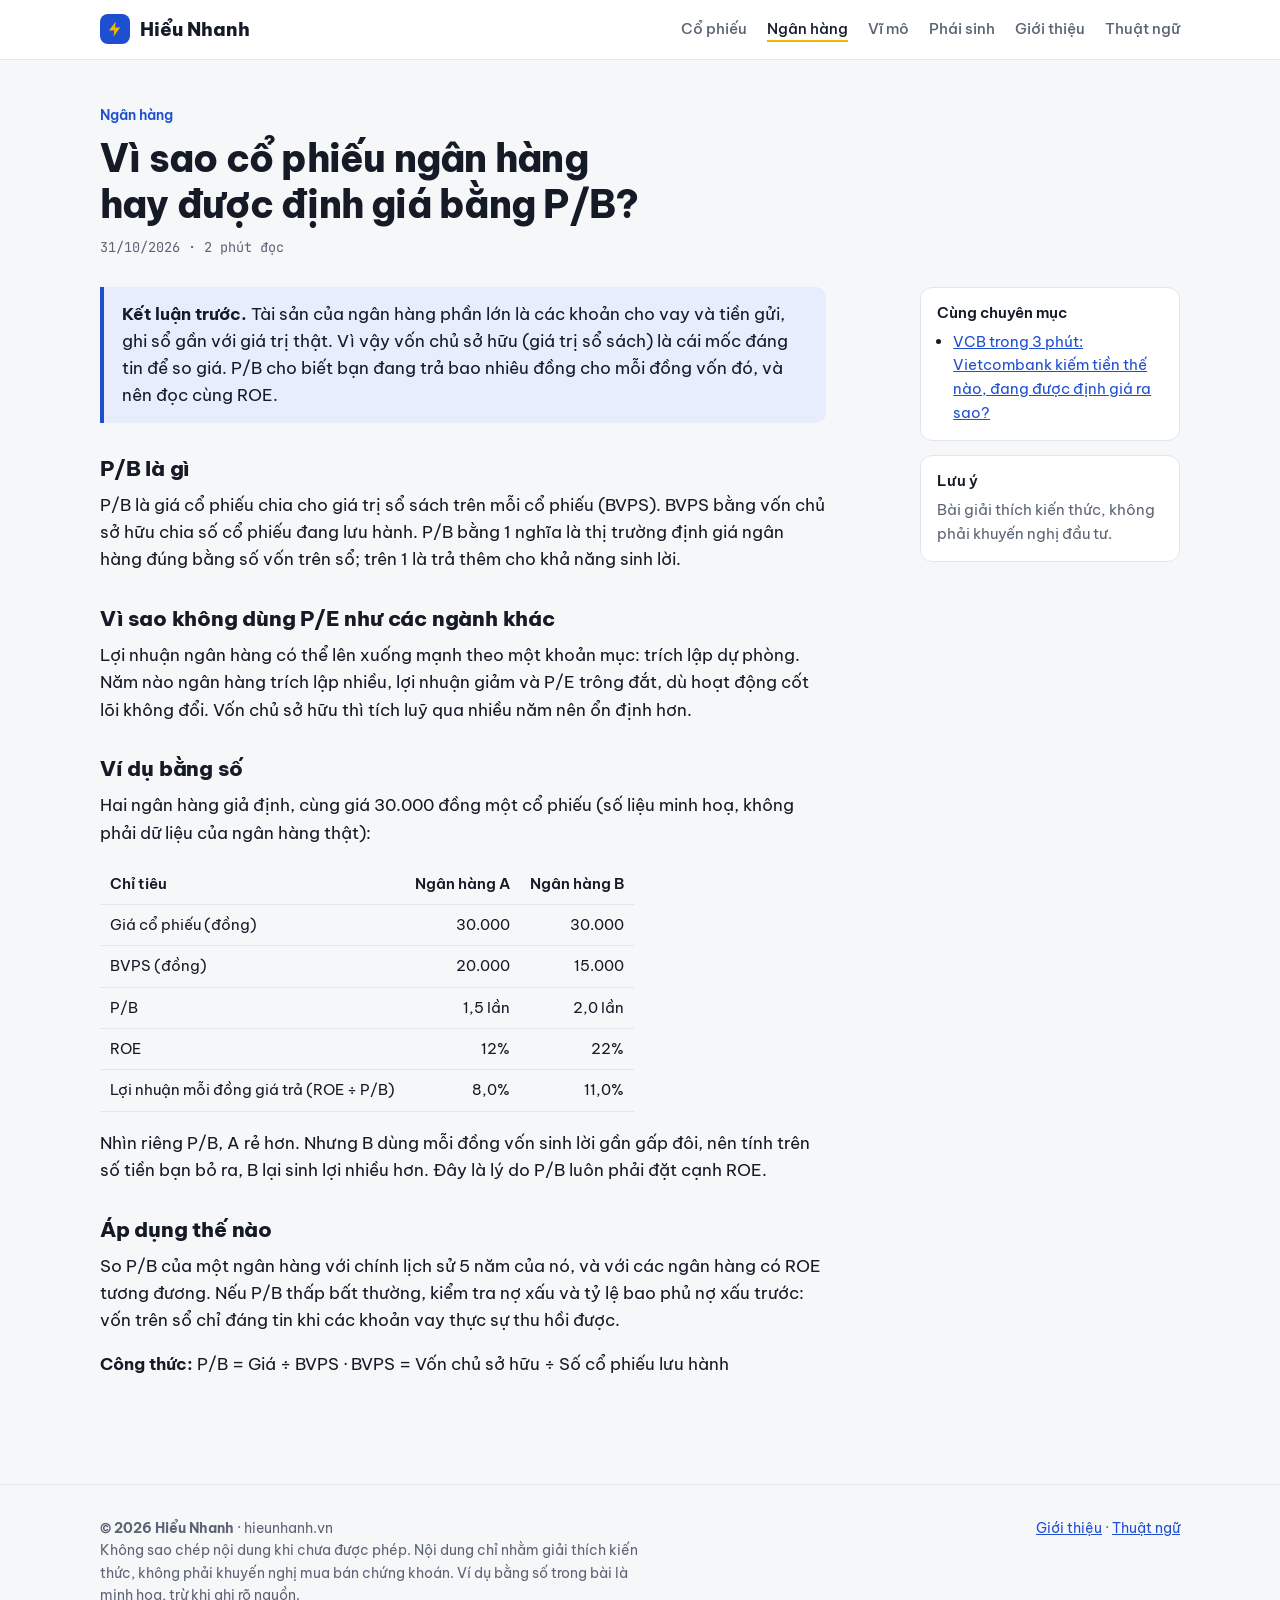
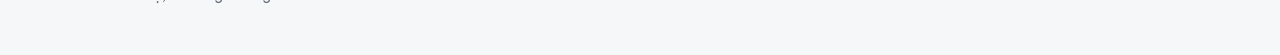
<file: ngan-hang/vi-sao-ngan-hang-dinh-gia-bang-pb/index.html>
<!DOCTYPE html>
<html lang="vi">
<head>
<meta charset="utf-8">
<meta name="viewport" content="width=device-width, initial-scale=1">
<title>Vì sao cổ phiếu ngân hàng hay được định giá bằng P/B? · Hiểu Nhanh</title>
<meta name="description" content="Tài sản của ngân hàng chủ yếu là tiền, nên giá trị sổ sách phản ánh sát hơn lợi nhuận một năm.">
<link rel="canonical" href="https://hieunhanh.vn/ngan-hang/vi-sao-ngan-hang-dinh-gia-bang-pb/">
<meta property="og:site_name" content="Hiểu Nhanh">
<meta property="og:title" content="Vì sao cổ phiếu ngân hàng hay được định giá bằng P/B? · Hiểu Nhanh">
<meta property="og:description" content="Tài sản của ngân hàng chủ yếu là tiền, nên giá trị sổ sách phản ánh sát hơn lợi nhuận một năm.">
<meta property="og:url" content="https://hieunhanh.vn/ngan-hang/vi-sao-ngan-hang-dinh-gia-bang-pb/">
<link rel="icon" href="/favicon.svg" type="image/svg+xml">
<link rel="preconnect" href="https://fonts.googleapis.com">
<link rel="preconnect" href="https://fonts.gstatic.com" crossorigin>
<link href="https://fonts.googleapis.com/css2?family=Be+Vietnam+Pro:wght@400;500;600;800&family=JetBrains+Mono:wght@500&display=swap" rel="stylesheet">
<link rel="stylesheet" href="/style.css">
</head>
<body>

<header class="top">
  <div class="wrap">
    <a class="logo" href="/" aria-label="Hiểu Nhanh, trang chủ">
      <span class="logo-mark" aria-hidden="true">
        <svg width="18" height="18" viewBox="0 0 24 24" fill="none"><path d="M13 2 4 14h7l-1 8 9-12h-7l1-8Z" fill="#f2b705"/></svg>
      </span>
      Hiểu Nhanh
    </a>
    <nav class="menu" aria-label="Điều hướng chính">
      
      <a href="/co-phieu/">Cổ phiếu</a>
      
      <a href="/ngan-hang/" aria-current="page">Ngân hàng</a>
      
      <a href="/vi-mo/">Vĩ mô</a>
      
      <a href="/phai-sinh/">Phái sinh</a>
      
      
      <a href="/gioi-thieu/">Giới thiệu</a>
      
      <a href="/thuat-ngu/">Thuật ngữ</a>
      
    </nav>
  </div>
</header>

<main>

<article class="block">
  <div class="wrap">
    <p class="duong-dan"><a href="/ngan-hang/">Ngân hàng</a></p>
    <h1 class="h-bai">Vì sao cổ phiếu ngân hàng hay được định giá bằng P/B?</h1>
    <p class="meta mono">31/10/2026 · 2 phút đọc</p>
    <div class="article">
      <div class="body"><blockquote>
<p><strong>Kết luận trước.</strong> Tài sản của ngân hàng phần lớn là các khoản cho vay và tiền gửi, ghi sổ gần với giá trị thật. Vì vậy vốn chủ sở hữu (giá trị sổ sách) là cái mốc đáng tin để so giá. P/B cho biết bạn đang trả bao nhiêu đồng cho mỗi đồng vốn đó, và nên đọc cùng ROE.</p>
</blockquote>
<h2>P/B là gì</h2>
<p>P/B là giá cổ phiếu chia cho giá trị sổ sách trên mỗi cổ phiếu (BVPS). BVPS bằng vốn chủ sở hữu chia số cổ phiếu đang lưu hành. P/B bằng 1 nghĩa là thị trường định giá ngân hàng đúng bằng số vốn trên sổ; trên 1 là trả thêm cho khả năng sinh lời.</p>
<h2>Vì sao không dùng P/E như các ngành khác</h2>
<p>Lợi nhuận ngân hàng có thể lên xuống mạnh theo một khoản mục: trích lập dự phòng. Năm nào ngân hàng trích lập nhiều, lợi nhuận giảm và P/E trông đắt, dù hoạt động cốt lõi không đổi. Vốn chủ sở hữu thì tích luỹ qua nhiều năm nên ổn định hơn.</p>
<h2>Ví dụ bằng số</h2>
<p>Hai ngân hàng giả định, cùng giá 30.000 đồng một cổ phiếu (số liệu minh hoạ, không phải dữ liệu của ngân hàng thật):</p>
<table>
<thead>
<tr>
<th>Chỉ tiêu</th>
<th style="text-align: right;">Ngân hàng A</th>
<th style="text-align: right;">Ngân hàng B</th>
</tr>
</thead>
<tbody>
<tr>
<td>Giá cổ phiếu (đồng)</td>
<td style="text-align: right;">30.000</td>
<td style="text-align: right;">30.000</td>
</tr>
<tr>
<td>BVPS (đồng)</td>
<td style="text-align: right;">20.000</td>
<td style="text-align: right;">15.000</td>
</tr>
<tr>
<td>P/B</td>
<td style="text-align: right;">1,5 lần</td>
<td style="text-align: right;">2,0 lần</td>
</tr>
<tr>
<td>ROE</td>
<td style="text-align: right;">12%</td>
<td style="text-align: right;">22%</td>
</tr>
<tr>
<td>Lợi nhuận mỗi đồng giá trả (ROE ÷ P/B)</td>
<td style="text-align: right;">8,0%</td>
<td style="text-align: right;">11,0%</td>
</tr>
</tbody>
</table>
<p>Nhìn riêng P/B, A rẻ hơn. Nhưng B dùng mỗi đồng vốn sinh lời gần gấp đôi, nên tính trên số tiền bạn bỏ ra, B lại sinh lợi nhiều hơn. Đây là lý do P/B luôn phải đặt cạnh ROE.</p>
<h2>Áp dụng thế nào</h2>
<p>So P/B của một ngân hàng với chính lịch sử 5 năm của nó, và với các ngân hàng có ROE tương đương. Nếu P/B thấp bất thường, kiểm tra nợ xấu và tỷ lệ bao phủ nợ xấu trước: vốn trên sổ chỉ đáng tin khi các khoản vay thực sự thu hồi được.</p>
<p><strong>Công thức:</strong> P/B = Giá ÷ BVPS · BVPS = Vốn chủ sở hữu ÷ Số cổ phiếu lưu hành</p></div>
      <aside class="aside">
        
        <div class="box">
          <h3>Cùng chuyên mục</h3>
          <ul><li><a href="/ngan-hang/vcb-vietcombank/">VCB trong 3 phút: Vietcombank kiếm tiền thế nào, đang được định giá ra sao?</a></li></ul>
        </div>
        
        <div class="box">
          <h3>Lưu ý</h3>
          <p>Bài giải thích kiến thức, không phải khuyến nghị đầu tư.</p>
        </div>
      </aside>
    </div>
  </div>
</article>

</main>

<footer>
  <div class="wrap">
    <p><strong>© 2026 Hiểu Nhanh</strong> · hieunhanh.vn<br>
      Không sao chép nội dung khi chưa được phép. Nội dung chỉ nhằm giải thích kiến thức, không phải khuyến nghị mua bán chứng khoán. Ví dụ bằng số trong bài là minh hoạ, trừ khi ghi rõ nguồn.</p>
    <p><a href="/gioi-thieu/">Giới thiệu</a> · <a href="/thuat-ngu/">Thuật ngữ</a></p>
  </div>
</footer>
</body>
</html>
</file>
<file: style.css>
/* Hiểu Nhanh. Bố cục: thanh tiêu đề gọn, hero trái chữ phải "thẻ 3 phút", danh sách bài dạng hàng, bài đọc ~66 ký tự/dòng kèm cột phụ. */
:root {
  --bg: #f6f7f9;
  --surface: #ffffff;
  --ink: #141a26;
  --muted: #5b6475;
  --line: #e1e5ec;
  --accent: #1f4fd1;
  --accent-soft: #e7edfc;
  --flash: #f2b705;
  --font-display: "Be Vietnam Pro", "Segoe UI", system-ui, sans-serif;
  --font-body: "Be Vietnam Pro", "Segoe UI", system-ui, sans-serif;
  --font-mono: "JetBrains Mono", ui-monospace, Consolas, monospace;
  color-scheme: light;
}
@media (prefers-color-scheme: dark) {
  :root {
    --bg: #0e1220; --surface: #161b2c; --ink: #e8ecf4; --muted: #9aa3b5;
    --line: #262d42; --accent: #7d9cff; --accent-soft: #1c2647; --flash: #f5c63a;
    color-scheme: dark;
  }
}
* { box-sizing: border-box; }
html, body { margin: 0; }
html { scroll-behavior: smooth; }
body { background: var(--bg); color: var(--ink); font-family: var(--font-body); font-size: 17px; line-height: 1.6; }
a { color: var(--accent); }
a:focus-visible, button:focus-visible { outline: 3px solid var(--flash); outline-offset: 2px; }
img { max-width: 100%; height: auto; }
.wrap { max-width: 1120px; margin: 0 auto; padding: 0 20px; }
h1, h2, h3 { font-family: var(--font-display); line-height: 1.2; text-wrap: balance; margin: 0; }
h1 { font-size: clamp(2rem, 5vw, 3.2rem); font-weight: 800; letter-spacing: -0.02em; }
h2 { font-size: 1.6rem; font-weight: 800; letter-spacing: -0.01em; }
h3 { font-size: 1.12rem; font-weight: 600; }
.mono { font-family: var(--font-mono); font-variant-numeric: tabular-nums; }
.xem-thu { background: var(--flash); color: #141a26; text-align: center; font-size: .9rem; font-weight: 600; padding: 6px 12px; }

/* Thanh tiêu đề */
header.top { border-bottom: 1px solid var(--line); background: var(--surface); }
header.top .wrap { display: flex; align-items: center; justify-content: space-between; gap: 16px; padding-top: 14px; padding-bottom: 14px; flex-wrap: wrap; }
.logo { display: flex; align-items: center; gap: 10px; font-weight: 800; font-size: 1.2rem; color: var(--ink); text-decoration: none; }
.logo-mark { width: 30px; height: 30px; border-radius: 8px; background: var(--accent); display: grid; place-items: center; }
nav.menu { display: flex; gap: 20px; flex-wrap: wrap; }
nav.menu a { color: var(--muted); text-decoration: none; font-weight: 500; font-size: .95rem; }
nav.menu a:hover, nav.menu a[aria-current="page"] { color: var(--ink); }
nav.menu a[aria-current="page"] { box-shadow: inset 0 -2px 0 var(--flash); }

/* Hero */
.hero { padding: 56px 0 40px; }
.hero .wrap { display: grid; grid-template-columns: 1.3fr 1fr; gap: 40px; align-items: center; }
.hero p.lead { color: var(--muted); font-size: 1.15rem; max-width: 34em; margin: 18px 0 24px; }
.hero h1 em { font-style: normal; background: linear-gradient(transparent 62%, var(--flash) 62%); padding: 0 .1em; color: var(--ink); }
.cta { display: flex; gap: 12px; flex-wrap: wrap; }
.btn { display: inline-block; padding: 12px 20px; border-radius: 10px; font-weight: 600; text-decoration: none; border: 1px solid var(--accent); font-size: 1rem; }
.btn.primary { background: var(--accent); color: #fff; }
.quick-card { background: var(--surface); border: 1px solid var(--line); border-radius: 16px; padding: 22px; box-shadow: 0 10px 30px rgba(20,26,38,.07); }
.quick-card .tag { display: inline-flex; align-items: center; gap: 6px; font-size: .78rem; font-weight: 600; color: #141a26; background: var(--flash); padding: 3px 10px; border-radius: 99px; }
.quick-card h3 { margin: 12px 0 8px; font-size: 1.25rem; }
.quick-card ol { margin: 0; padding-left: 1.2em; color: var(--muted); }
.quick-card ol li { margin: 4px 0; }
.quick-card .foot { margin-top: 14px; padding-top: 12px; border-top: 1px dashed var(--line); font-size: .9rem; color: var(--muted); }

/* Khối chung */
.block { padding: 44px 0; }
.block + .block { border-top: 1px solid var(--line); }
.head-row { display: flex; justify-content: space-between; align-items: baseline; gap: 16px; flex-wrap: wrap; margin-bottom: 22px; }
.head-row p { margin: 0; color: var(--muted); }
.h-trang { font-size: 2rem; }
.h-bai { font-size: clamp(1.7rem, 4vw, 2.4rem); max-width: 30ch; }
.duong-dan { margin: 0 0 8px; font-size: .9rem; font-weight: 600; }
.duong-dan a { text-decoration: none; }
.meta { color: var(--muted); font-size: .85rem; margin: 10px 0 28px; }
.trong { color: var(--muted); }

/* Chuyên mục */
.cats { display: grid; grid-template-columns: repeat(auto-fit, minmax(220px, 1fr)); gap: 16px; }
.cat { background: var(--surface); border: 1px solid var(--line); border-radius: 12px; padding: 18px; display: flex; flex-direction: column; gap: 6px; text-decoration: none; color: var(--ink); }
.cat:hover { border-color: var(--accent); }
.cat .code { font-family: var(--font-mono); font-size: .78rem; color: var(--accent); margin-top: auto; }
.cat p { margin: 0; color: var(--muted); font-size: .95rem; }

/* Danh sách bài */
.posts { display: grid; border-top: 1px solid var(--line); }
.post { display: grid; grid-template-columns: 130px 1fr 100px; gap: 20px; padding: 18px 0; border-bottom: 1px solid var(--line); align-items: baseline; }
.post .cat-name { font-size: .85rem; font-weight: 600; color: var(--accent); }
.post h3 a { color: var(--ink); text-decoration: none; }
.post h3 a:hover { text-decoration: underline; }
.post p { margin: 4px 0 0; color: var(--muted); font-size: .95rem; }
.post .time { font-family: var(--font-mono); font-size: .8rem; color: var(--muted); text-align: right; }
.status { display: inline-block; font-size: .72rem; font-weight: 600; padding: 1px 8px; border-radius: 99px; margin-left: 6px; vertical-align: middle; }
.status.draft { background: var(--flash); color: #141a26; }

/* Bài đọc */
.article { display: grid; grid-template-columns: 1fr 260px; gap: 40px; }
.body { max-width: 66ch; }
.body p, .body ul, .body ol { margin: 0 0 1em; }
.body h2 { font-size: 1.3rem; margin: 1.6em 0 .5em; }
.body h3 { margin: 1.4em 0 .4em; }
.body > blockquote:first-child { margin: 0 0 1.4em; }
.body blockquote { background: var(--accent-soft); border-left: 4px solid var(--accent); border-radius: 0 10px 10px 0; padding: 14px 18px; margin: 0 0 1.2em; }
.body blockquote p:last-child { margin-bottom: 0; }
.body table { display: block; overflow-x: auto; border-collapse: collapse; margin: 0 0 1.2em; font-size: .95rem; }
.body th, .body td { padding: 8px 10px; border-bottom: 1px solid var(--line); text-align: left; font-variant-numeric: tabular-nums; }
.body th { font-weight: 600; }
.body code { font-family: var(--font-mono); font-size: .88em; background: var(--accent-soft); padding: 1px 5px; border-radius: 4px; }
.body pre { overflow-x: auto; background: var(--surface); border: 1px solid var(--line); border-radius: 10px; padding: 14px; }
.body pre code { background: none; padding: 0; }
.aside { position: sticky; top: 20px; align-self: start; display: flex; flex-direction: column; gap: 14px; }
.aside .box { background: var(--surface); border: 1px solid var(--line); border-radius: 12px; padding: 16px; font-size: .92rem; }
.aside .box h3 { font-size: .95rem; margin-bottom: 8px; }
.aside .box p { margin: 0; color: var(--muted); }
.aside ul { margin: 0; padding-left: 1.1em; }
.body-trang { margin-top: 24px; }

footer { padding: 32px 0 48px; color: var(--muted); font-size: .88rem; border-top: 1px solid var(--line); margin-top: 44px; }
footer .wrap { display: flex; justify-content: space-between; gap: 24px; flex-wrap: wrap; }
footer p { margin: 0; max-width: 60ch; }

@media (max-width: 820px) {
  .hero .wrap, .article { grid-template-columns: 1fr; }
  .aside { position: static; }
  .post { grid-template-columns: 1fr; gap: 4px; }
  .post .time { text-align: left; }
  .post .time br { display: none; }
}
@media (prefers-reduced-motion: reduce) { html { scroll-behavior: auto; } }

/* Biểu đồ SVG trong bài (khối <figure class="chart">) */
.chart { margin: 0 0 1.2em; overflow-x: auto; }
.chart svg { width: 100%; min-width: 480px; height: auto; display: block; }
.chart rect { fill: var(--accent); opacity: .85; }
.chart rect.noi { fill: var(--flash); opacity: 1; }
.chart .truc { stroke: var(--line); stroke-width: 1; }
.chart text { fill: var(--muted); font-family: var(--font-mono); font-size: 12px; text-anchor: middle; }
.chart text.so { fill: var(--ink); font-size: 11px; }
</file>
